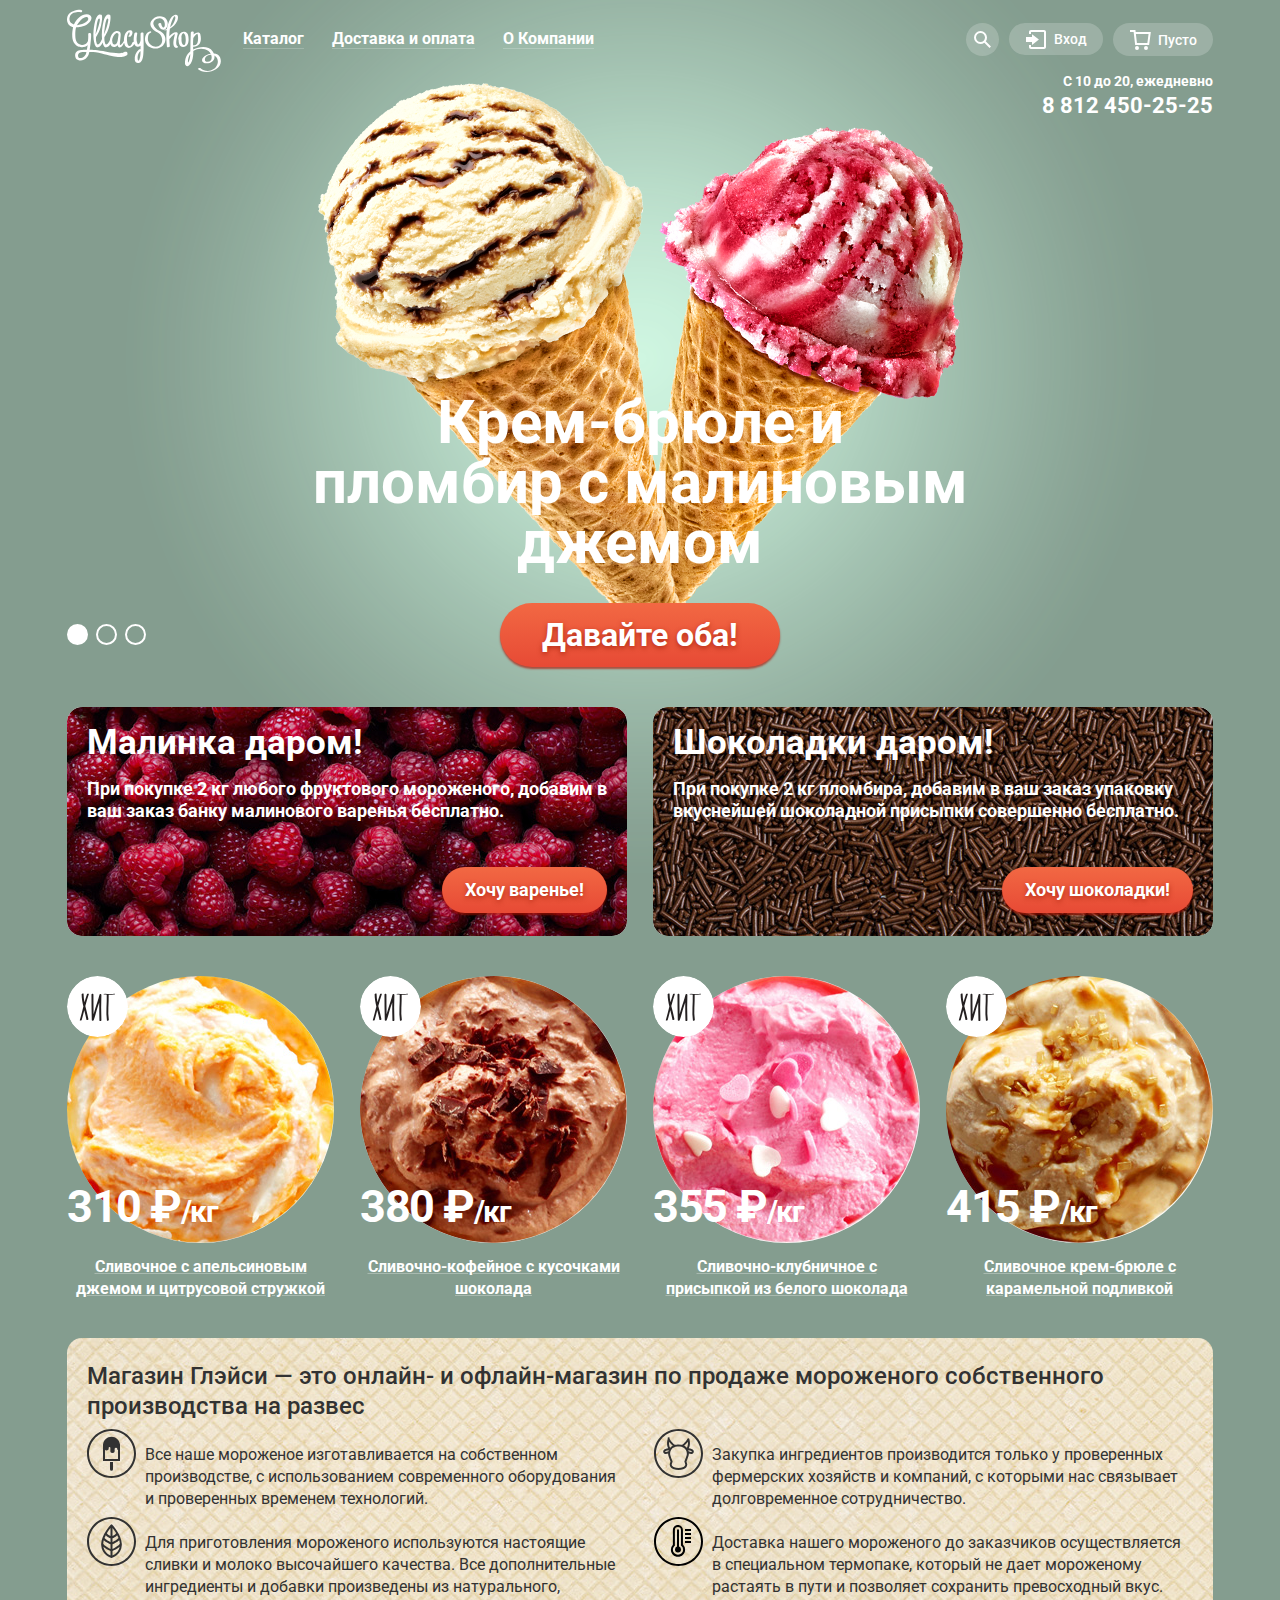
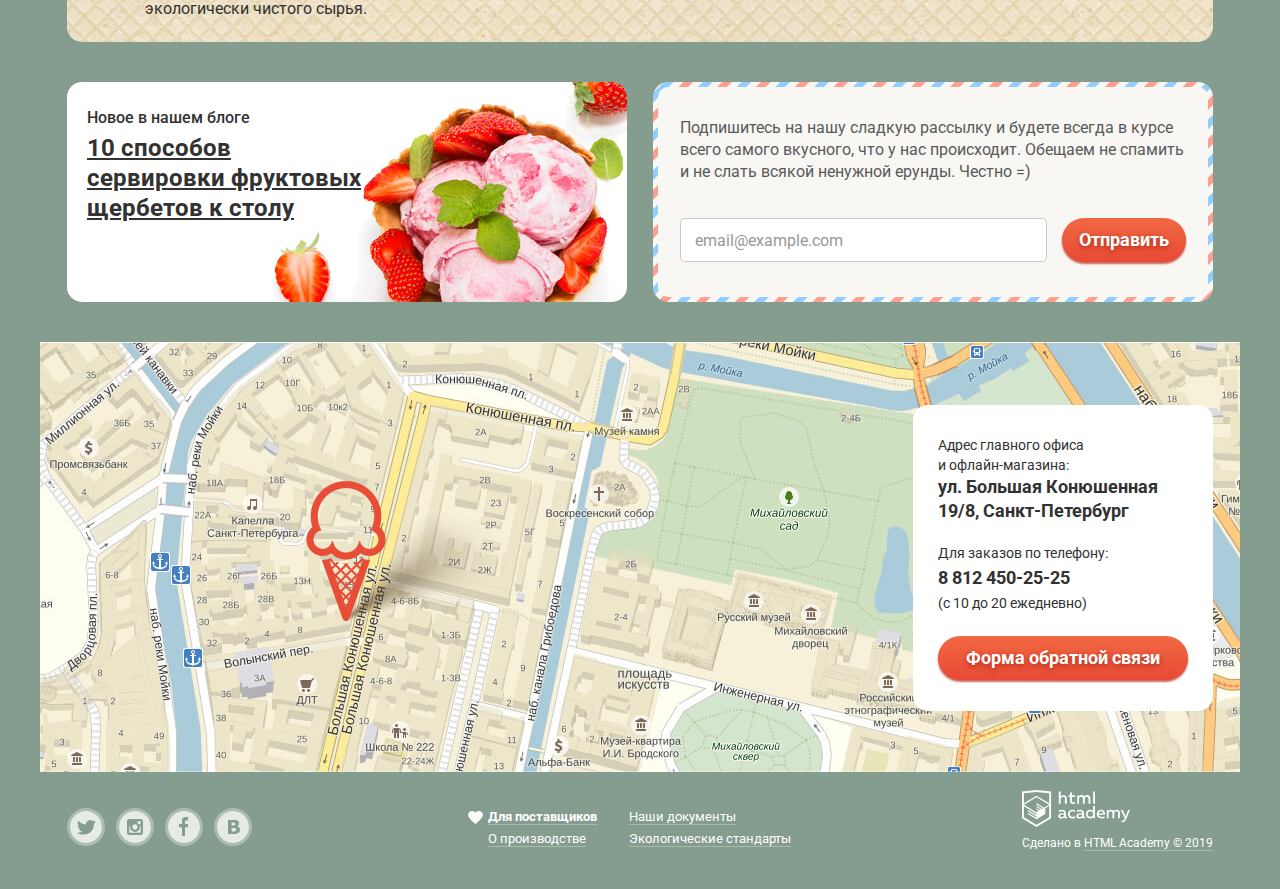
<file: index.html>
<!DOCTYPE html>
<html lang="ru">
  <head>
    <meta charset="utf-8">
    <title>HTML Academy: Глейси</title>
    <link href="https://fonts.googleapis.com/css?family=Roboto:400,500,700&display=swap&subset=cyrillic" rel="stylesheet">
    <link rel="stylesheet" href="css/normalize.min.css">
    <link rel="stylesheet" href="css/style.css">
  </head>
  <body class="slider-1">
    <header class="page-header">
      <div class="page-header__wrapper">
        <div class="page-header__nav-wrapper">
          <a class="page-header__nav-logo">
            <img src="img/logo.svg" width="154" height="64" alt="Логотип магазина мороженого - Gllacy">
          </a>
          <nav class="page-header__nav">
            <ul class="page-header__nav-list">
              <li class="page-header__nav-item">
                <a class="page-header__nav-link" href="#">Каталог</a>
                <ul class="page-header__nav-sub-list">
                  <li class="page-header__nav-sub-item">
                    <a href="#">Новинки</a>
                  </li>
                  <li class="page-header__nav-sub-item">
                    <a href="catalog.html">Сливочное</a>
                  </li>
                  <li class="page-header__nav-sub-item">
                    <a href="#">Щербеты</a>
                  </li>
                  <li class="page-header__nav-sub-item">
                    <a href="#">Фруктовый лед</a>
                  </li>
                  <li class="page-header__nav-sub-item">
                    <a href="#">Мелорин</a>
                  </li>
                </ul>
              </li>
              <li class="page-header__nav-item">
                <a class="page-header__nav-link" href="#">Доставка и оплата</a>
              </li>
              <li class="page-header__nav-item">
                <a class="page-header__nav-link" href="#">О Компании</a>
              </li>
            </ul>
          </nav>
        </div>
        <ul class="page-header__user-list">
          <li class="page-header__user-item page-header__user-item--search">
            <a class="page-header__user-item-link page-header__user-item-link--icon-only" href="#">
              <svg fill="#FFF" xmlns="http://www.w3.org/2000/svg" xmlns:xlink="http://www.w3.org/1999/xlink" width="17" height="17" viewBox="0 0 17 17">
                <path d="M16.958 15.527L11.75 10.32A6.455 6.455 0 0 0 13 6.5 6.5 6.5 0 1 0 6.5 13a6.465 6.465 0 0 0 3.839-1.263l5.205 5.204 1.414-1.414zM6.5 11C4.019 11 2 8.981 2 6.5S4.019 2 6.5 2 11 4.019 11 6.5 8.981 11 6.5 11z"></path>
              </svg>
              <span class="visually-hidden">Поиск</span>
            </a>
            <form class="page-header__search-form" method="post" action="https://echo.htmlacademy.ru">
              <label>
                <input type="search" name="site-search" placeholder="Крем-брюле">
                <span class="visually-hidden">Поиск по нашему сайту</span>
              </label>
              <button class="visually-hidden" tabindex="-1">Отправить форму</button>
            </form>
          </li>
          <li class="page-header__user-item page-header__user-item--login">
            <a class="page-header__user-item-link" href="#">
              <svg fill="#FFF" xmlns="http://www.w3.org/2000/svg" xmlns:xlink="http://www.w3.org/1999/xlink" width="21" height="19" viewBox="0 0 21 19">
                <path d="M6 14.875L12.917 9.5 6 4.125v2.917H-.042v4.917H6z"/>
                <path d="M18 0H5C3.9 0 3 .9 3 2v2h2V2h13v15H5v-2H3v2c0 1.1.9 2 2 2h13c1.1 0 2-.9 2-2V2c0-1.1-.9-2-2-2z"/>
              </svg>                
              Вход
            </a>
            <form  class="page-header__form-login" method="post" action="https://echo.htmlacademy.ru">
              <label>
                <input type="email" name="signin-login" placeholder="email@example.com">
                <span class="visually-hidden">Логин</span>
              </label>
              <label>
                <input type="password" name="signin-password" placeholder="••••••••">
                <span class="visually-hidden">Пароль</span>
              </label>
              <div class="page-header__form-login-buttons">
                <button class="page-header__form-login-button button" type="submit">Войти</button>
                <p class="page-header__form-login-links">
                  <a class="page-header__form-login-link" href="#">Забыли пароль?</a>
                  <a class="page-header__form-login-link" href="#">Новая регистрация</a>
                </p>
              </div>
            </form>
          </li>
          <li class="page-header__user-item page-header__user-item--basket">
            <a class="page-header__user-item-link" href="#">
              <svg fill="#FFF" xmlns="http://www.w3.org/2000/svg" width="21" height="20" viewBox="0 0 21 20">
                <path d="M5.657 2.031L5.422 0H0v2h3.64l1.5 13h13.988l1.699-12.969H5.657zM17.372 13H6.922L5.888 4.031h12.66L17.372 13z"/>
                <circle cx="6.984" cy="18" r="2"/><circle cx="15.984" cy="18" r="2"/>
              </svg>
              Пусто
            </a>
          </li>
        </ul>
      </div>
      <p class="page-header__schedule">
        С 10 до 20, ежедневно
        <a href="tel:+88124502525">8 812 450-25-25</a>
      </p>
    </header>
    <main>
      <h1 class="visually-hidden">Магазина мороженого - Gllacy</h1>
      <section class="offers">
        <h2 class="visually-hidden">Виды мороженого которое у нас можно купить</h2>
        <ul class="offers__slider-list">
          <li class="offers__slider-item offers__slider-item--one">
            <b>Крем-брюле и пломбир с малиновым джемом</b>
            <a class="button" href="#">Давайте оба!</a>
          </li>
          <li class="offers__slider-item offers__slider-item--two">
            <b>Шоколадный пломбир и лимонный сорбет</b>
            <a class="button" href="#">Давайте оба!</a>
          </li>
          <li class="offers__slider-item offers__slider-item--three">
            <b>Пломбир с помадкой<br>и клубничный щербет</b>
            <a class="button" href="#">Давайте оба!</a>
          </li>
        </ul>
        <ul class="offers__slider-controls">
          <li>
            <button class="offers__slider-control offers__slider-control--active" type="button">
              <span class="visually-hidden">Первый слайд</span>
            </button>
          </li>
          <li>
            <button class="offers__slider-control" type="button">
              <span class="visually-hidden">Второй слайд</span>
            </button>
          </li>
          <li>
            <button class="offers__slider-control" type="button">
              <span class="visually-hidden">Третий слайд</span>
            </button>
          </li>
        </ul>
      </section>
      <section class="stocks">
        <h2 class="visually-hidden">Акции нашего магазина</h2>
        <ul class="stocks__list">
          <li class="stocks__item stocks__item--raspberries">
            <h3>Малинка даром!</h3>
            <p>При покупке 2 кг любого фруктового мороженого, добавим в ваш заказ банку малинового варенья бесплатно.</p>
            <a class="button" href="#">Хочу варенье!</a>
          </li>
          <li class="stocks__item stocks__item--chocolate">
            <h3>Шоколадки даром!</h3>
            <p>При покупке 2 кг пломбира, добавим в ваш заказ упаковку вкуснейшей шоколадной присыпки совершенно бесплатно.</p>
            <a class="button" href="#">Хочу шоколадки!</a>
          </li>
        </ul>
      </section>
      <section class="hits">
        <h2 class="visually-hidden">Хиты продаж</h2>
        <ul class="hits__list icecream__list">
          <li class="icecream__item">
            <article>
              <p class="icecream__item-img-wrapper icecream__item-img-wrapper--hit">
                <img src="img/picture-icecream1.jpg" width="267" height="267" alt="Сливочное с апельсиновым джемом и цитрусовой стружкой">
                <b class="icecream__item-price">310 &#8381;<span>/кг</span></b>
              </p>
              <a class="icecream__item-title" href="#">
                <h3>Сливочное с апельсиновым джемом и цитрусовой стружкой</h3>
              </a>
              <a class="button" href="#">Быстрый просмотр</a>
            </article>
          </li>
          <li class="icecream__item">
            <article>
              <p class="icecream__item-img-wrapper icecream__item-img-wrapper--hit">
                <img src="img/picture-icecream2.jpg" width="267" height="267" alt="Сливочное с кусочками черного шоколада">
                <b class="icecream__item-price">380 &#8381;<span>/кг</span></b>
              </p>
              <a class="icecream__item-title" href="#">
                <h3>Сливочно-кофейное с кусочками шоколада</h3>
              </a>
              <a class="button" href="#">Быстрый просмотр</a>
            </article>
          </li>
          <li class="icecream__item">
            <article>
              <p class="icecream__item-img-wrapper icecream__item-img-wrapper--hit">
                <img src="img/picture-icecream3.jpg" width="267" height="267" alt="Сливочно-клубничное с присыпкой из белого шоколада">
                <b class="icecream__item-price">355 &#8381;<span>/кг</span></b>
              </p>
              <a class="icecream__item-title" href="#">
                <h3>Сливочно-клубничное с присыпкой из белого шоколада</h3>
              </a>
              <a class="button" href="#">Быстрый просмотр</a>
            </article>
          </li>
          <li class="icecream__item">
            <article>
              <p class="icecream__item-img-wrapper icecream__item-img-wrapper--hit">
                <img src="img/picture-icecream4.jpg" width="267" height="267" alt="Сливочное крем-брюле с карамельной подливкой">
                <b class="icecream__item-price">415 &#8381;<span>/кг</span></b>
              </p>
              <a class="icecream__item-title" href="#">
                <h3>Сливочное крем-брюле с карамельной подливкой</h3>
              </a>
              <a class="button" href="#">Быстрый просмотр</a>
            </article>
          </li>
        </ul>
      </section>
      <section class="advantages">
        <h2 class="visually-hidden">Подробнее о нашем магазине</h2>
        <p class="advantages__text">Магазин Глэйси — это онлайн- и офлайн-магазин по продаже мороженого собственного производства на развес</p>
        <ul class="advantages__list">
          <li class="advantages__list-item advantages__list-item--icecream">Все наше мороженое изготавливается на собственном производстве, с использованием современного оборудования и проверенных временем технологий.</li>
          <li class="advantages__list-item advantages__list-item--cow">Закупка ингредиентов  производится только у проверенных фермерских хозяйств и компаний, с которыми нас связывает долговременное сотрудничество.</li>
          <li class="advantages__list-item advantages__list-item--leaf">Для приготовления мороженого используются настоящие сливки и молоко высочайшего качества. Все дополнительные ингредиенты и добавки произведены из натурального, экологически чистого сырья.</li>
          <li class="advantages__list-item advantages__list-item--thermometer">Доставка нашего мороженого до заказчиков осуществляется в специальном термопаке, который не дает мороженому растаять в пути и позволяет сохранить превосходный вкус.</li>
        </ul>
      </section>
    </main>
    <aside class="page-aside">
      <article class="main-article">
        <p>Новое в нашем блоге</p>
        <a href="#">
          <h2>10 способов сервировки фруктовых щербетов к столу</h2>
        </a>
      </article>
      <section class="mailing">
        <h2 class="visually-hidden">Подпишитесь на нас!</h2>
        <div class="mailing__wrapper">
          <p>Подпишитесь на нашу сладкую рассылку и будете всегда в курсе всего самого вкусного, что у нас происходит. Обещаем не спамить и не слать всякой ненужной ерунды. Честно =)</p>
          <form class="mailing__form" method="post" action="https://echo.htmlacademy.ru">
            <label>
              <input type="email" name="mailing" placeholder="email@example.com">
              <span class="visually-hidden">Емейл</span>
            </label>
            <button class="button" type="submit">Отправить</button>
          </form>
        </div>
      </section>
    </aside>
    <section class="map">
      <h2 class="visually-hidden">Как к нам добраться</h2>
      <address class="map__address">
        <p class="map__address-street">
          Адрес главного офиса<br>
          и офлайн-магазина:
          <b>
            ул. Большая Конюшенная
            19/8, Санкт-Петербург 
          </b>
        </p>
        <p class="map__address-number">
          Для заказов по телефону:
          <a href="tel:+88124502525">8 812 450-25-25</a>
          (с 10 до 20 ежедневно)
        </p>
        <a class="map__callback-button button" href="#">Форма обратной связи</a>
      </address>
      <iframe class="map__iframe-map" src="https://www.google.com/maps/embed?pb=!1m18!1m12!1m3!1d1998.5991043651586!2d30.320894616097!3d59.938794181876254!2m3!1f0!2f0!3f0!3m2!1i1024!2i768!4f13.1!3m3!1m2!1s0x4696310fca5ba729%3A0xea9c53d4493c879f!2z0JHQvtC70YzRiNCw0Y8g0JrQvtC90Y7RiNC10L3QvdCw0Y8g0YPQuy4sIDE5LCDQodCw0L3QutGCLdCf0LXRgtC10YDQsdGD0YDQsywg0KDQvtGB0YHQuNGPLCAxOTExODY!5e0!3m2!1sru!2sua!4v1583083344599!5m2!1sru!2sua" width="1200" height="430"></iframe>
      <p class="map__img-wrapper">
        <img src="img/picture-map.jpg" width="1200" height="430" alt="Адресс магазина: ул. Большая Конюшенная 19/8, Санкт-Петербург">
      </p>
    </section>
    <footer class="page-footer">
      <ul class="page-footer__social-list">
        <li class="page-footer__social-item">
          <a href="#">
            <span class="visually-hidden">На нашу страницу в твиттере</span>
            <svg fill="#FFF" xmlns="http://www.w3.org/2000/svg" width="32" height="32" viewBox="0 0 32 32" aria-hidden="true">
              <path d="M16 0C7.164 0 0 7.164 0 16c0 8.837 7.164 16 16 16 8.837 0 16-7.163 16-16 0-8.836-7.163-16-16-16zm7.944 12.809c-.251 6.516-3.463 10.832-10.992 10.702h-.486c-.447 0-4.543-.443-5.344-1.823 2.479.19 4.247-.406 5.12-1.136-1.048-.289-2.923-.461-3.251-2.848.384.104.618.221 1.299.113-1.307-.824-2.758-1.519-2.679-3.643.311.317 1.164.518 1.46.457-.768-.233-2.149-3.244-.974-4.781 1.984 1.79 4.075 3.482 7.804 3.643.227-2.214 1.24-3.699 3.168-4.325 1.84-.479 3.255.26 3.901 1.138.737-.224 1.453-.466 2.193-.685-.004.833-.569 1.463-.935 1.709.747.165 1.423-.475 1.423-.475-.184.963-1.094 1.725-1.707 1.954z"/>
            </svg>
          </a>
        </li>
        <li class="page-footer__social-item">
          <a href="#">
            <span class="visually-hidden">На нашу страницу в инстаграмме</span>
            <svg fill="#FFF" xmlns="http://www.w3.org/2000/svg" width="32" height="32" viewBox="0 0 32 32">
              <path d="M20.916 16a4.938 4.938 0 1 1-9.877 0c0-.394.051-.773.138-1.14h-.897v6.838h11.396V14.86h-.897c.086.367.137.746.137 1.14z"/>
              <path d="M15.978 18.659c1.466 0 2.659-1.193 2.659-2.659s-1.193-2.659-2.659-2.659c-1.466 0-2.659 1.193-2.659 2.659s1.192 2.659 2.659 2.659zM18.637 10.302h3.039v3.039h-3.039z"/>
              <path d="M16 0C7.164 0 0 7.164 0 16c0 8.837 7.164 16 16 16 8.837 0 16-7.163 16-16 0-8.836-7.163-16-16-16zm7.955 21.698a2.285 2.285 0 0 1-2.279 2.279H10.279A2.285 2.285 0 0 1 8 21.698V10.302a2.286 2.286 0 0 1 2.279-2.279h11.396a2.286 2.286 0 0 1 2.279 2.279v11.396z"/>
            </svg>
          </a>
        </li>
        <li class="page-footer__social-item">
          <a href="#" >
            <span class="visually-hidden">На нашу страницу в фейсбуке</span>
            <svg fill="#FFF" xmlns="http://www.w3.org/2000/svg" width="32" height="32" viewBox="0 0 32 32" aria-hidden="true">
              <path d="M16 0C7.164 0 0 7.163 0 16s7.164 16 16 16c8.837 0 16-7.164 16-16S24.837 0 16 0zm4.062 9.455h-3.021v3.444h3.021v3.445h-3.021v8.61H14.02v-8.61H11v-3.445h3.021V9.455c0-1.902 1.353-3.445 3.021-3.445h3.021v3.445z"/>
            </svg>
          </a>
        </li>
        <li class="page-footer__social-item">
          <a href="#">
            <span class="visually-hidden">На нашу страницу во вконтакте</span>
            <svg fill="#ffffff" xmlns="http://www.w3.org/2000/svg" width="32" height="32" viewBox="0 0 32 32" aria-hidden="true">
              <path d="M16.637 14.495c.402-.019.719-.082.951-.188.326-.145.54-.33.641-.559.101-.229.15-.496.15-.797 0-.232-.058-.465-.174-.697-.116-.232-.322-.405-.617-.517-.264-.1-.592-.155-.984-.165a76.242 76.242 0 0 0-1.652-.014h-.339v2.965h.565c.571 0 1.057-.009 1.459-.028zM18.118 17.084c-.282-.081-.672-.125-1.166-.132a127.97 127.97 0 0 0-1.55-.009h-.79v3.493h.264c1.014 0 1.74-.003 2.18-.009a3.2 3.2 0 0 0 1.212-.245c.377-.157.633-.364.774-.625s.214-.562.214-.9c0-.446-.088-.788-.261-1.03-.17-.241-.464-.423-.877-.543z"/>
              <path d="M16 0C7.164 0 0 7.164 0 16c0 8.837 7.164 16 16 16 8.837 0 16-7.163 16-16 0-8.836-7.163-16-16-16zm6.602 20.531a3.73 3.73 0 0 1-1.124 1.327c-.552.415-1.161.71-1.823.886s-1.501.264-2.519.264h-6.121V8.987h5.443c1.13 0 1.957.038 2.48.113a5.126 5.126 0 0 1 1.561.5c.533.27.929.632 1.189 1.087.26.455.392.975.392 1.558 0 .678-.179 1.278-.536 1.795-.358.518-.863.92-1.517 1.208v.075c.917.182 1.642.559 2.179 1.13.537.571.807 1.325.807 2.261 0 .678-.138 1.283-.411 1.817z"/>
            </svg>
          </a>
        </li>
      </ul>
      <ul class="page-footer__contact-list">
        <li class="page-footer__contact-item">
          <ul class="page-footer__production-list">
            <li class="page-footer__production-item page-footer__production-item--heart">
              <a class="page-footer__production-item-link" href="#">
                <svg fill="#ffffff" width="15" height="13" viewBox="0 0 15 13">
                  <path d="M10.799 0c-1.35 0-2.551.65-3.3 1.661A4.097 4.097 0 0 0 4.199 0C1.875 0 0 1.806 0 4.044 0 7.223 7.499 13 7.499 13s7.499-5.777 7.499-8.956C14.998 1.806 13.123 0 10.799 0z"></path>
                </svg>
                Для поставщиков
              </a>
            </li>
            <li class="page-footer__production-item">
              <a class="page-footer__production-item-link" href="#">О производстве</a>
            </li>
          </ul>
        </li>
        <li class="page-footer__contact-item">
          <ul class="page-footer__document-list">
            <li class="page-footer__document-item">
              <a class="page-footer__document-item-link" href="#">Наши документы</a>
            </li>
            <li class="page-footer__document-item">
              <a class="page-footer__document-item-link" href="#">Экологические стандарты</a>
            </li>
          </ul>
        </li>
      </ul>
      <p class="page-footer__copyright">
        <img src="img/logo-htmlacademy.svg" width="108" height="39" alt="Логотип HTMLAcademy">
        <small>Сделано в <a href="https://htmlacademy.ru/intensive/htmlcss">HTML Academy &#169; 2019</a></small>
      </p>
    </footer>
    <div class="modal" hidden>
      <section class="callback-popup">
        <h2 class="callback-popup__title">Мы обязательно вам ответим!</h2>
        <form class="callback-popup__form" name="callback-popup__form" method="post" action="https://echo.htmlacademy.ru">
          <label class="callback-popup__form-name">
            <input type="text" name="feedback-name" placeholder="Имя Фамилия">
            <span class="visually-hidden">Имя Фамилия</span>
          </label>
          <label class="callback-popup__form-mail">
            <input type="email" name="feedback-email" placeholder="email@example.com">
            <span class="visually-hidden">Емейл</span>
          </label>
          <label class="callback-popup__form-text">
            <textarea name="feedback-text" placeholder="В свободной форме"></textarea>
            <span class="visually-hidden">Письмо в свободной форме</span>
          </label>
          <button class="button" type="submit">Отправить</button>
        </form>
        <button class="callback-popup__close-button" type="button">
          <span class="visually-hidden">Закрыть модальное окно</span>
        </button>
      </section>
    </div>
    <script src="js/scripts.min.js"></script>
  </body>
</html>
</file>
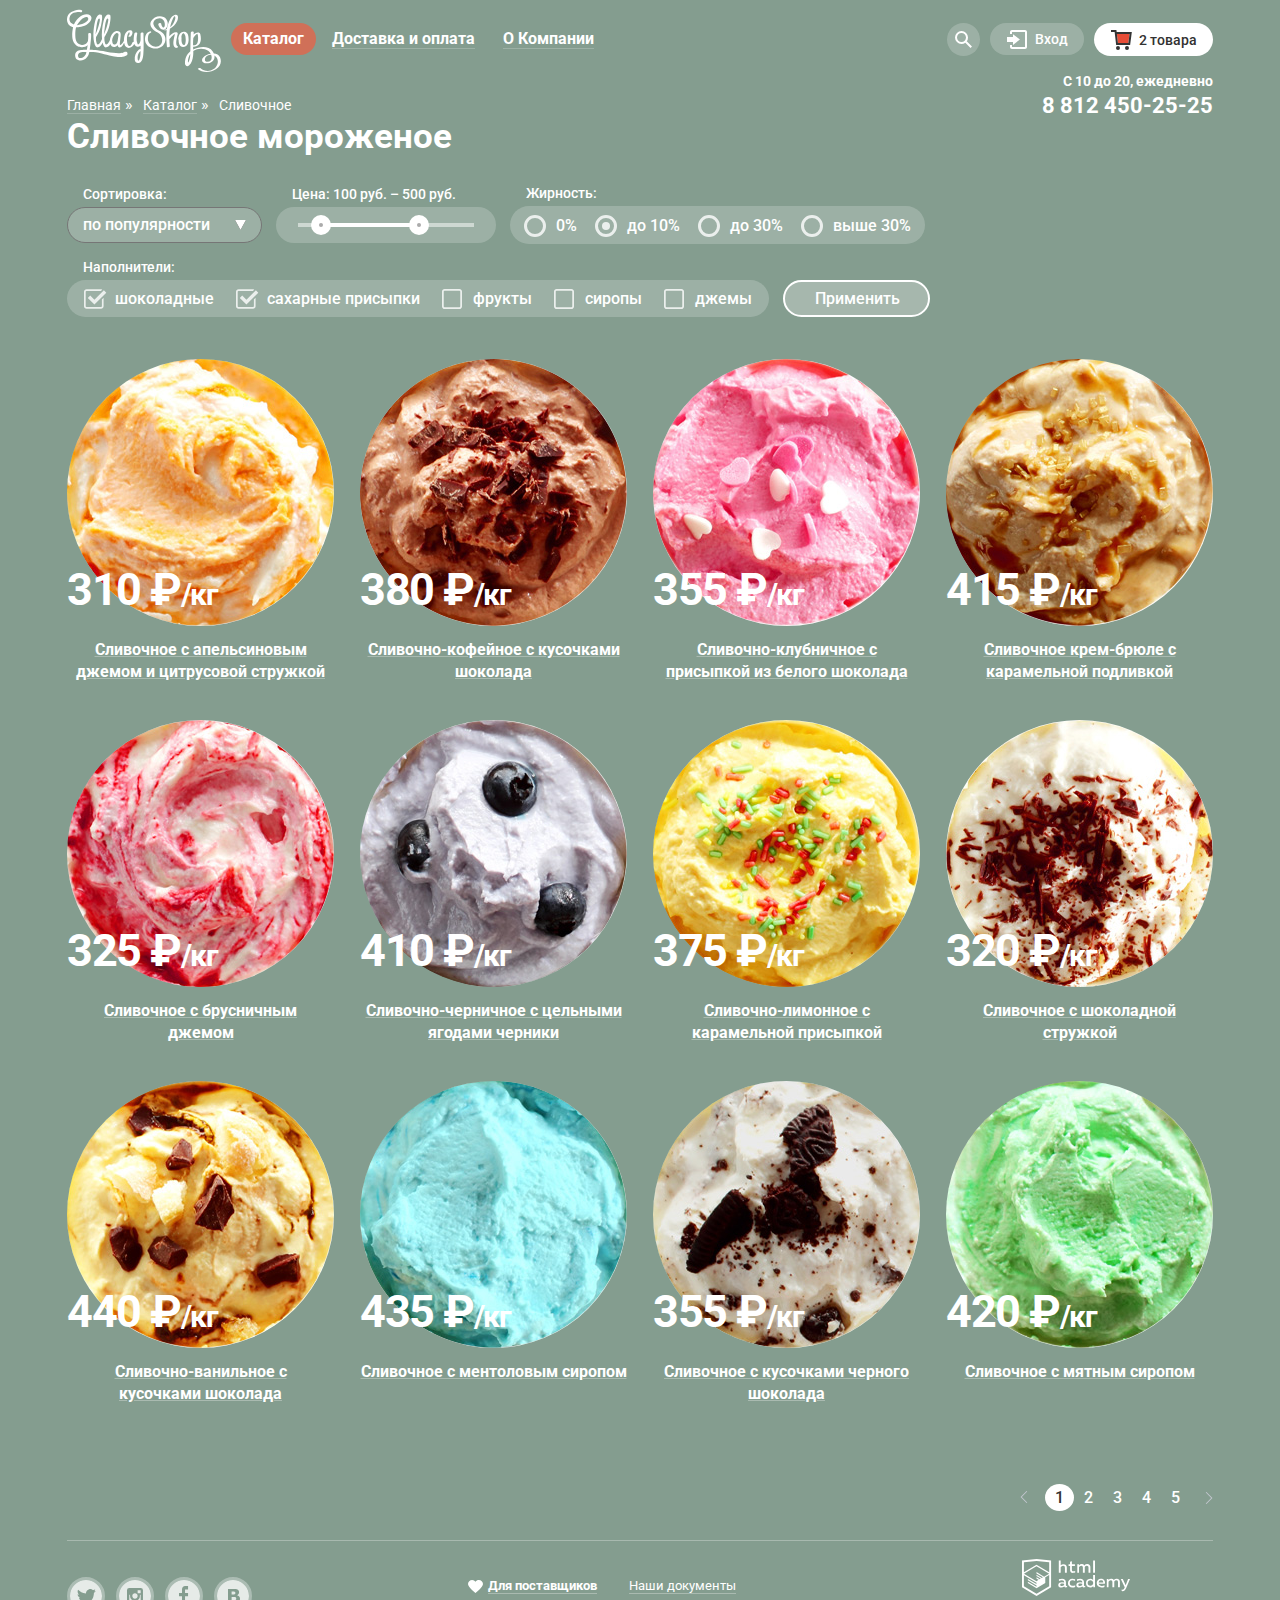
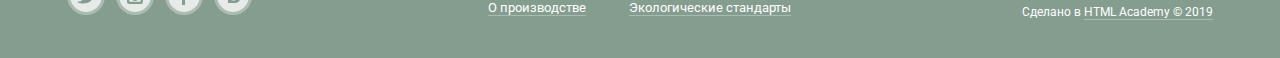
<file: catalog.html>
<!DOCTYPE html>
<html lang="ru">
  <head>
    <meta charset="utf-8">
    <title>HTML Academy: Глейси</title>
    <link href="https://fonts.googleapis.com/css?family=Roboto:400,500,700&display=swap&subset=cyrillic" rel="stylesheet">
    <link rel="stylesheet" href="css/normalize.min.css">
    <link rel="stylesheet" href="css/style.min.css">
  </head>
  <body>
    <header class="page-header">
      <div class="page-header__wrapper">
        <div class="page-header__nav-wrapper">
          <a class="page-header__nav-logo" href="index.html">
            <img src="img/logo.svg" width="154" height="64" alt="Логотип магазина мороженого - Gllacy">
          </a>
          <nav class="page-header__nav">
            <ul class="page-header__nav-list">
              <li class="page-header__nav-item page-header__nav-item--active">
                <a class="page-header__nav-link" href="#">Каталог</a>
                <ul class="page-header__nav-sub-list">
                  <li class="page-header__nav-sub-item">
                    <a href="#">Новинки</a>
                  </li>
                  <li class="page-header__nav-sub-item page-header__nav-sub-item--active">
                    <a>Сливочное</a>
                  </li>
                  <li class="page-header__nav-sub-item">
                    <a href="#">Щербеты</a>
                  </li>
                  <li class="page-header__nav-sub-item">
                    <a href="#">Фруктовый лед</a>
                  </li>
                  <li class="page-header__nav-sub-item">
                    <a href="#">Мелорин</a>
                  </li>
                </ul>
              </li>
              <li class="page-header__nav-item">
                <a class="page-header__nav-link" href="#">Доставка и оплата</a>
              </li>
              <li class="page-header__nav-item">
                <a class="page-header__nav-link" href="#">О Компании</a>
              </li>
            </ul>
          </nav>
        </div>
        <ul class="page-header__user-list">
          <li class="page-header__user-item page-header__user-item--search">
            <a class="page-header__user-item-link page-header__user-item-link--icon-only" href="#">
              <svg fill="#FFF" xmlns="http://www.w3.org/2000/svg" xmlns:xlink="http://www.w3.org/1999/xlink" width="17" height="17" viewBox="0 0 17 17">
                <path d="M16.958 15.527L11.75 10.32A6.455 6.455 0 0 0 13 6.5 6.5 6.5 0 1 0 6.5 13a6.465 6.465 0 0 0 3.839-1.263l5.205 5.204 1.414-1.414zM6.5 11C4.019 11 2 8.981 2 6.5S4.019 2 6.5 2 11 4.019 11 6.5 8.981 11 6.5 11z"></path>
              </svg>
              <span class="visually-hidden">
                Поиск
              </span>
            </a>
            <form class="page-header__search-form" method="post" action="https://echo.htmlacademy.ru">
              <label>
                <input type="search" name="site-search" placeholder="Крем-брюле">
                <span class="visually-hidden">Поиск по нашему сайту</span>
              </label>
              <button class="visually-hidden" tabindex="-1">Отправить форму</button>
            </form>
          </li>
          <li class="page-header__user-item page-header__user-item--login">
            <a class="page-header__user-item-link" href="#">
              <svg fill="#FFF" xmlns="http://www.w3.org/2000/svg" xmlns:xlink="http://www.w3.org/1999/xlink" width="21" height="19" viewBox="0 0 21 19">
                <path d="M6 14.875L12.917 9.5 6 4.125v2.917H-.042v4.917H6z"/>
                <path d="M18 0H5C3.9 0 3 .9 3 2v2h2V2h13v15H5v-2H3v2c0 1.1.9 2 2 2h13c1.1 0 2-.9 2-2V2c0-1.1-.9-2-2-2z"/>
              </svg>                
              Вход
            </a>
            <form  class="page-header__form-login" method="post" action="https://echo.htmlacademy.ru">
              <label>
                <input type="email" name="signin-login" placeholder="email@example.com">
                <span class="visually-hidden">Логин</span>
              </label>
              <label>
                <input type="password" name="signin-password">
                <span class="visually-hidden">Пароль</span>
              </label>
              <div class="page-header__form-login-buttons">
                <button class="page-header__form-login-button button" type="submit">Войти</button>
                <p class="page-header__form-login-links">
                  <a class="page-header__form-login-link" href="#">Забыли пароль?</a>
                  <a class="page-header__form-login-link" href="#">Новая регистрация</a>
                </p>
              </div>
            </form>
          </li>
          <li class="page-header__user-item page-header__user-item--active page-header__user-item--basket">
            <a class="page-header__user-item-link" href="#">
              <svg xmlns="http://www.w3.org/2000/svg" width="21" height="20" viewBox="0 0 21 20">
                <path fill="#E84D37" d="M5.888 4.031L6.922 13h10.45l1.176-8.969z"/>
                <circle cx="6.984" cy="18" r="2" fill="#343434"/>
                <circle cx="15.984" cy="18" r="2" fill="#343434"/>
                <path fill="#343434" d="M5.657 2.031L5.422 0H0v2h3.64l1.5 13h13.988l1.699-12.969H5.657zM17.372 13H6.922L5.888 4.031h12.66L17.372 13z"/>
            </svg>
              2 товара
            </a>
            <form class="page-header__form-basket" method="post" action="https://echo.htmlacademy.ru">
              <table class="page-header__basket-table">
                <thead class="visually-hidden">
                  <tr>
                    <th>
                      <span class="visually-hidden">
                        Действия
                      </span>
                    </th>
                    <th>
                      <span class="visually-hidden">
                        Мороженое
                      </span>
                    </th>
                    <th>
                      <span class="visually-hidden">
                        Количество
                      </span>
                    </th>
                    <th>
                      <span class="visually-hidden">
                        Цена
                      </span>
                    </th>
                  </tr>
                </thead>
                <tbody>
                  <tr>
                    <td class="page-header__basket-control">
                      <button class="page-header__basket-cancel" type="button">
                        <span class="visually-hidden">Убрать из корзины</span>
                      </button>
                    </td>
                    <td class="page-header__basket-desc">
                      <p class="page-header__basket-img-wrapper">
                        <img src="img/picture-basket-icecream1.jpg" width="33" height="33" alt="">
                        <span>
                          Пломбир с апельсиновым джемом
                        </span>
                      </p>
                    </td>
                    <td class="page-header__basket-quality">
                      1,5 кг &#215; <span>200 руб</span>
                    </td>
                    <td class="page-header__basket-price">
                      300 руб.
                    </td>
                  </tr>
                  <tr>
                    <td class="page-header__basket-control">
                      <button class="page-header__basket-cancel" type="button">
                        <span class="visually-hidden">Убрать из корзины</span>
                      </button>
                    </td>
                    <td class="page-header__basket-desc">
                      <p class="page-header__basket-img-wrapper">
                        <img src="img/picture-basket-icecream2.jpg" width="33" height="33" alt="">
                        <span>
                          Клубничный пломбир с присыпкой из белого шоколада
                        </span>
                      </p>
                    </td>
                    <td class="page-header__basket-quality">
                      1,5 кг &#215; <span>300 руб</span>
                    </td>
                    <td class="page-header__basket-price">
                      450 руб.
                    </td>
                  </tr>
                </tbody>
              </table>
              <b class="page-header__form-basket-output">Итого: <output name="order-price">750</output> руб.</b>
              <button class="button" type="submit">Оформить заказ</button>
            </form>
          </li>
        </ul>
      </div>
      <p class="page-header__schedule">
        С 10 до 20, ежедневно
        <a href="tel:+88124502525">8 812 450-25-25</a>
      </p>
    </header>
    <main>
      <ul class="breadcrumbs-list">
        <li class="breadcrumbs-list__item">
          <a href="index.html">Главная</a>
        </li>
        <li class="breadcrumbs-list__item">
          <a href="#">Каталог</a>
        </li>
        <li class="breadcrumbs-list__item breadcrumbs-list__item--active">
          <a>Сливочное</a>
        </li>
      </ul>
      <h1 class="main-title">Сливочное мороженое</h1>
      <section class="filter">
        <h2 class="visually-hidden">Сортировка и фильтр мороженого</h2>
        <form class="filter__form" method="post" action="https://echo.htmlacademy.ru">
          <fieldset class="filter__sort">
            <legend>Сортировка:</legend>
            <select name="filter-sort">
              <option value="by-rating">по популярности</option>
              <option value="inexpensive-first">сначала недорогие</option>
              <option value="expensive-first">сначала дорогие</option>
              <option value="by-fat">по жирности</option>
            </select>
          </fieldset>
          <fieldset class="filter__price">
            <legend>
              Цена:
              <label class="filter__price-output">
                <input type="text" name="filter-price-min" value="100" />
                <span class="visually-hidden">
                  Минимальная цена
                </span>
              </label>
              руб. –
              <label class="filter__price-output">
                <input type="text" name="filter-price-max" value="500" />
                <span class="visually-hidden">
                  Максимальная цена
                </span>
              </label>
              руб.
            </legend>
            <div class="filter__price-controls">
              <div class="filter__price-progress">
                <div class="filter__price-progress-bar"></div>
              </div>
              <span class="filter__price-control filter__price-control--min">
                <span class="visually-hidden">Минимальная цена</span>
              </span>
              <span class="filter__price-control filter__price-control--max">
                <span class="visually-hidden">Максимальная цена</span>
              </span>
            </div>
          </fieldset>
          <fieldset class="filter__fat">
            <legend>Жирность:</legend>
            <ul class="filter__fat-list">
              <li>
                <input id="filter-fat-0" class="filter__fat-list-radio visually-hidden" type="radio" name="filter-fat" value="filter-fat-0">
                <label for="filter-fat-0">
                  0%
                </label>
              </li>
              <li>
                <input id="filter-fat-b10" class="filter__fat-list-radio visually-hidden" type="radio" name="filter-fat" value="filter-fat-b10" checked>
                <label for="filter-fat-b10">
                  до 10%
                </label>
              </li>
              <li>
                <input id="filter-fat-b30" class="filter__fat-list-radio visually-hidden" type="radio" name="filter-fat" value="filter-fat-b30">
                <label for="filter-fat-b30">
                  до 30%
                </label>
              </li>
              <li>
                <input id="filter-fat-a30" class="filter__fat-list-radio visually-hidden" type="radio" name="filter-fat" value="filter-fat-a30">
                <label for="filter-fat-a30">
                  выше 30%
                </label>
              </li>
            </ul>
          </fieldset>
          <fieldset class="filter__fill">
            <legend>Наполнители:</legend>
            <ul class="filter__fill-list">
              <li>
                <input id="filter-fill-chocolate" class="filter__fill-list-checkbox visually-hidden" type="checkbox" name="filter-fill-chocolate" checked>
                <label for="filter-fill-chocolate">
                  шоколадные
                </label>
              </li>
              <li>
                <input id="filter-fill-sugar" class="filter__fill-list-checkbox visually-hidden" type="checkbox" name="filter-fill-sugar" checked>
                <label for="filter-fill-sugar">
                  сахарные присыпки
                </label>
              </li>
              <li>
                <input id="filter-fill-fruit" class="filter__fill-list-checkbox visually-hidden" type="checkbox" name="filter-fill-fruit">
                <label for="filter-fill-fruit">
                  фрукты
                </label>
              </li>
              <li>
                <input id="filter-fill-syrup" class="filter__fill-list-checkbox visually-hidden" type="checkbox" name="filter-fill-syrup">
                <label for="filter-fill-syrup">
                  сиропы
                </label>
              </li>
              <li>
                <input id="filter-fill-jam" class="filter__fill-list-checkbox visually-hidden" type="checkbox" name="filter-fill-jam">
                <label for="filter-fill-jam">
                  джемы
                </label>
              </li>
            </ul>
          </fieldset>
          <button class="filter__submit-button" type="submit">Применить</button>
        </form>
      </section>
      <section class="catalog">
        <h2 class="visually-hidden">Сорта сливочного мороженого</h2>
        <ul class="catalog__list icecream__list">
          <li class="icecream__item">
            <article>
              <p class="icecream__item-img-wrapper">
                <img src="img/picture-icecream1.jpg" width="267" height="267" alt="Сливочное с апельсиновым джемом и цитрусовой стружкой">
                <b class="icecream__item-price">310 &#8381;<span>/кг</span></b>
              </p>
              <a class="icecream__item-title" href="#">
                <h3>Сливочное с апельсиновым джемом и цитрусовой стружкой</h3>
              </a>
              <a class="button" href="#">Быстрый просмотр</a>
            </article>
          </li>
          <li class="icecream__item">
            <article>
              <p class="icecream__item-img-wrapper">
                <img src="img/picture-icecream2.jpg" width="267" height="267" alt="Сливочно-кофейное с кусочками шоколада">
                <b class="icecream__item-price">380 &#8381;<span>/кг</span></b>
              </p>
              <a class="icecream__item-title" href="#">
                <h3>Сливочно-кофейное с кусочками шоколада</h3>
              </a>
              <a class="button" href="#">Быстрый просмотр</a>
            </article>
          </li>
          <li class="icecream__item">
            <article>
              <p class="icecream__item-img-wrapper">
                <img src="img/picture-icecream3.jpg" width="267" height="267" alt="Сливочно-клубничное с присыпкой из белого шоколада">
                <b class="icecream__item-price">355 &#8381;<span>/кг</span></b>
              </p>
              <a class="icecream__item-title" href="#">
                <h3>Сливочно-клубничное с присыпкой из белого шоколада</h3>
              </a>
              <a class="button" href="#">Быстрый просмотр</a>
            </article>
          </li>
          <li class="icecream__item">
            <article>
              <p class="icecream__item-img-wrapper">
                <img src="img/picture-icecream4.jpg" width="267" height="267" alt="Сливочное крем-брюле с карамельной подливкой">
                <b class="icecream__item-price">415 &#8381;<span>/кг</span></b>
              </p>
              <a class="icecream__item-title" href="#">
                <h3>Сливочное крем-брюле с карамельной подливкой</h3>
              </a>
              <a class="button" href="#">Быстрый просмотр</a>
            </article>
          </li>
          <li class="icecream__item">
            <article >
              <p class="icecream__item-img-wrapper">
                <img src="img/picture-icecream5.jpg" width="267" height="267" alt="Сливочное с брусничным джемом">
                <b class="icecream__item-price">325 &#8381;<span>/кг</span></b>
              </p>
              <a class="icecream__item-title" href="#">
                <h3>Сливочное с брусничным<br> джемом</h3>
              </a>
              <a class="button" href="#">Быстрый просмотр</a>
            </article>
          </li>
          <li class="icecream__item">
            <article >
              <p class="icecream__item-img-wrapper">
                <img src="img/picture-icecream6.jpg" width="267" height="267" alt="Сливочно-черничное с цельными ягодами черники">
                <b class="icecream__item-price">410 &#8381;<span>/кг</span></b>
              </p>
              <a class="icecream__item-title" href="#">
                <h3>Сливочно-черничное с цельными ягодами черники</h3>
              </a>
              <a class="button" href="#">Быстрый просмотр</a>
            </article>
          </li>
          <li class="icecream__item">
            <article>
              <p class="icecream__item-img-wrapper">
                <img src="img/picture-icecream7.jpg" width="267" height="267" alt="Сливочно-лимонное с карамельной присыпкой">
                <b class="icecream__item-price">375 &#8381;<span>/кг</span></b>
              </p>
              <a class="icecream__item-title" href="#">
                <h3>Сливочно-лимонное с карамельной присыпкой</h3>
              </a>
              <a class="button" href="#">Быстрый просмотр</a>
            </article>
          </li>
          <li class="icecream__item">
            <article>
              <p class="icecream__item-img-wrapper">
                <img src="img/picture-icecream8.jpg" width="267" height="267" alt="Сливочное с шоколадной стружкой">
                <b class="icecream__item-price">320 &#8381;<span>/кг</span></b>
              </p>
              <a class="icecream__item-title" href="#">
                <h3>Сливочное с шоколадной стружкой</h3>
              </a>
              <a class="button" href="#">Быстрый просмотр</a>
            </article>
          </li>
          <li class="icecream__item">
            <article>
              <p class="icecream__item-img-wrapper">
                <img src="img/picture-icecream9.jpg" width="267" height="267" alt="Сливочно-ванильное с кусочками шоколада">
                <b class="icecream__item-price">440 &#8381;<span>/кг</span></b>
              </p>
              <a class="icecream__item-title" href="#">
                <h3>Сливочно-ванильное с<br> кусочками шоколада</h3>
              </a>
              <a class="button" href="#">Быстрый просмотр</a>
            </article>
          </li>
          <li class="icecream__item">
            <article>
              <p class="icecream__item-img-wrapper">
                <img src="img/picture-icecream10.jpg" width="267" height="267" alt="Сливочноe с ментоловым сиропом">
                <b class="icecream__item-price">435 &#8381;<span>/кг</span></b>
              </p>
              <a class="icecream__item-title" href="#">
                <h3>Сливочноe с ментоловым сиропом</h3>
              </a>
              <a class="button" href="#">Быстрый просмотр</a>
            </article>
          </li>
          <li class="icecream__item">
            <article>
              <p class="icecream__item-img-wrapper">
                <img src="img/picture-icecream11.jpg" width="267" height="267" alt="Сливочное с кусочками черного шоколада">
                <b class="icecream__item-price">355 &#8381;<span>/кг</span></b>
              </p>
              <a class="icecream__item-title" href="#">
                <h3>Сливочное с кусочками черного шоколада</h3>
              </a>
              <a class="button" href="#">Быстрый просмотр</a>
            </article>
          </li>
          <li class="icecream__item">
            <article>
              <p class="icecream__item-img-wrapper">
                <img src="img/picture-icecream12.jpg" width="267" height="267" alt="Сливочное с мятным сиропом">
                <b class="icecream__item-price">420 &#8381;<span>/кг</span></b>
              </p>
              <a class="icecream__item-title" href="#">
                <h3>Сливочное с мятным сиропом</h3>
              </a>
              <a class="button" href="#">Быстрый просмотр</a>
            </article>
          </li>
        </ul>
        <ul class="catalog__pagination-list">
          <li class="catalog__pagination-item catalog__pagination-item--prev">
            <a>
              <span class="visually-hidden">Страницу назад</span>
            </a>
          </li>
          <li class="catalog__pagination-item catalog__pagination-item--active">
            <a href="#">1</a>
          </li>
          <li class="catalog__pagination-item">
            <a href="#">2</a>
          </li>
          <li class="catalog__pagination-item">
            <a href="#">3</a>
          </li>
          <li class="catalog__pagination-item">
            <a href="#">4</a>
          </li>
          <li class="catalog__pagination-item">
            <a href="#">5</a>
          </li>
          <li class="catalog__pagination-item catalog__pagination-item--next">
            <a href="#">
              <span class="visually-hidden">Страницу вперед</span>
            </a>
          </li>
        </ul>
      </section>
    </main>
    <footer class="page-footer">
      <ul class="page-footer__social-list">
        <li class="page-footer__social-item">
          <a href="#">
            <span class="visually-hidden">На нашу страницу в твиттере</span>
            <svg fill="#FFF" xmlns="http://www.w3.org/2000/svg" width="32" height="32" viewBox="0 0 32 32" aria-hidden="true">
              <path d="M16 0C7.164 0 0 7.164 0 16c0 8.837 7.164 16 16 16 8.837 0 16-7.163 16-16 0-8.836-7.163-16-16-16zm7.944 12.809c-.251 6.516-3.463 10.832-10.992 10.702h-.486c-.447 0-4.543-.443-5.344-1.823 2.479.19 4.247-.406 5.12-1.136-1.048-.289-2.923-.461-3.251-2.848.384.104.618.221 1.299.113-1.307-.824-2.758-1.519-2.679-3.643.311.317 1.164.518 1.46.457-.768-.233-2.149-3.244-.974-4.781 1.984 1.79 4.075 3.482 7.804 3.643.227-2.214 1.24-3.699 3.168-4.325 1.84-.479 3.255.26 3.901 1.138.737-.224 1.453-.466 2.193-.685-.004.833-.569 1.463-.935 1.709.747.165 1.423-.475 1.423-.475-.184.963-1.094 1.725-1.707 1.954z"/>
            </svg>
          </a>
        </li>
        <li class="page-footer__social-item">
          <a href="#">
            <span class="visually-hidden">На нашу страницу в инстаграмме</span>
            <svg fill="#FFF" xmlns="http://www.w3.org/2000/svg" width="32" height="32" viewBox="0 0 32 32">
              <path d="M20.916 16a4.938 4.938 0 1 1-9.877 0c0-.394.051-.773.138-1.14h-.897v6.838h11.396V14.86h-.897c.086.367.137.746.137 1.14z"/>
              <path d="M15.978 18.659c1.466 0 2.659-1.193 2.659-2.659s-1.193-2.659-2.659-2.659c-1.466 0-2.659 1.193-2.659 2.659s1.192 2.659 2.659 2.659zM18.637 10.302h3.039v3.039h-3.039z"/>
              <path d="M16 0C7.164 0 0 7.164 0 16c0 8.837 7.164 16 16 16 8.837 0 16-7.163 16-16 0-8.836-7.163-16-16-16zm7.955 21.698a2.285 2.285 0 0 1-2.279 2.279H10.279A2.285 2.285 0 0 1 8 21.698V10.302a2.286 2.286 0 0 1 2.279-2.279h11.396a2.286 2.286 0 0 1 2.279 2.279v11.396z"/>
            </svg>
          </a>
        </li>
        <li class="page-footer__social-item">
          <a href="#" >
            <span class="visually-hidden">На нашу страницу в фейсбуке</span>
            <svg fill="#FFF" xmlns="http://www.w3.org/2000/svg" width="32" height="32" viewBox="0 0 32 32" aria-hidden="true">
              <path d="M16 0C7.164 0 0 7.163 0 16s7.164 16 16 16c8.837 0 16-7.164 16-16S24.837 0 16 0zm4.062 9.455h-3.021v3.444h3.021v3.445h-3.021v8.61H14.02v-8.61H11v-3.445h3.021V9.455c0-1.902 1.353-3.445 3.021-3.445h3.021v3.445z"/>
            </svg>
          </a>
        </li>
        <li class="page-footer__social-item">
          <a href="#">
            <span class="visually-hidden">На нашу страницу во вконтакте</span>
            <svg fill="#ffffff" xmlns="http://www.w3.org/2000/svg" width="32" height="32" viewBox="0 0 32 32" aria-hidden="true">
              <path d="M16.637 14.495c.402-.019.719-.082.951-.188.326-.145.54-.33.641-.559.101-.229.15-.496.15-.797 0-.232-.058-.465-.174-.697-.116-.232-.322-.405-.617-.517-.264-.1-.592-.155-.984-.165a76.242 76.242 0 0 0-1.652-.014h-.339v2.965h.565c.571 0 1.057-.009 1.459-.028zM18.118 17.084c-.282-.081-.672-.125-1.166-.132a127.97 127.97 0 0 0-1.55-.009h-.79v3.493h.264c1.014 0 1.74-.003 2.18-.009a3.2 3.2 0 0 0 1.212-.245c.377-.157.633-.364.774-.625s.214-.562.214-.9c0-.446-.088-.788-.261-1.03-.17-.241-.464-.423-.877-.543z"/>
              <path d="M16 0C7.164 0 0 7.164 0 16c0 8.837 7.164 16 16 16 8.837 0 16-7.163 16-16 0-8.836-7.163-16-16-16zm6.602 20.531a3.73 3.73 0 0 1-1.124 1.327c-.552.415-1.161.71-1.823.886s-1.501.264-2.519.264h-6.121V8.987h5.443c1.13 0 1.957.038 2.48.113a5.126 5.126 0 0 1 1.561.5c.533.27.929.632 1.189 1.087.26.455.392.975.392 1.558 0 .678-.179 1.278-.536 1.795-.358.518-.863.92-1.517 1.208v.075c.917.182 1.642.559 2.179 1.13.537.571.807 1.325.807 2.261 0 .678-.138 1.283-.411 1.817z"/>
            </svg>
          </a>
        </li>
      </ul>
      <ul class="page-footer__contact-list">
        <li class="page-footer__contact-item">
          <ul class="page-footer__production-list">
            <li class="page-footer__production-item page-footer__production-item--heart">
              <a class="page-footer__production-item-link" href="#">
                <svg fill="#ffffff" width="15" height="13" viewBox="0 0 15 13">
                  <path d="M10.799 0c-1.35 0-2.551.65-3.3 1.661A4.097 4.097 0 0 0 4.199 0C1.875 0 0 1.806 0 4.044 0 7.223 7.499 13 7.499 13s7.499-5.777 7.499-8.956C14.998 1.806 13.123 0 10.799 0z"></path>
                </svg>
                Для поставщиков
              </a>
            </li>
            <li class="page-footer__production-item">
              <a class="page-footer__production-item-link" href="#">О производстве</a>
            </li>
          </ul>
        </li>
        <li class="page-footer__contact-item">
          <ul class="page-footer__document-list">
            <li class="page-footer__document-item">
              <a class="page-footer__document-item-link" href="#">Наши документы</a>
            </li>
            <li class="page-footer__document-item">
              <a class="page-footer__document-item-link" href="#">Экологические стандарты</a>
            </li>
          </ul>
        </li>
      </ul>
      <p class="page-footer__copyright">
        <img src="img/logo-htmlacademy.svg" width="108" height="39" alt="Логотип HTMLAcademy">
        <small>Сделано в <a href="https://htmlacademy.ru/intensive/htmlcss">HTML Academy &#169; 2019</a></small>
      </p>
    </footer>
  </body>
</html>
</file>
<file: css/style.css>
*,
*::before,
*::after {
  box-sizing: border-box;
}

body {
  margin: 0;
  padding: 0;

  font-family: "Roboto", "Arial", sans-serif;
  font-size: 16px;
  line-height: 22px;
  font-weight: 400;
  color: #ffffff;

  background-color: #849d8f;
  background-repeat: no-repeat;
  background-position: 50% 0px;

  transition: background-image 0.5s ease, background-color 0.5s ease;
}

a {
  text-decoration: none;
}

img {
  max-width: 100%;
}

body.slider-1 {
  background-color: #849d8f;
  background-image: url("../img/bg-slider-item--one.png");
}

body.slider-2 {
  background-color: #8996a6;
  background-image: url("../img/bg-slider-item--two.png");
}

body.slider-3 {
  background-color: #9d8b84;
  background-image: url("../img/bg-slider-item--three.png");
}

.visually-hidden {
  position: absolute;

  width: 1px;
  height: 1px;
  margin: -1px;
  border: 0;
  padding: 0;

  white-space: nowrap;

  overflow: hidden;

  clip: rect(0 0 0 0);
  clip-path: inset(100%);
}

.button {
  display: inline-block;

  font-family: inherit;
  font-size: 18px;
  line-height: 24px;
  font-weight: 700;
  white-space: nowrap;
  vertical-align: top;
  text-align: center;
  color: #ffffff;
  text-shadow: 0 2px 5px rgba(160, 32, 11, 0.76);

  background-color: #f26843;
  background-image: linear-gradient(to bottom, #f26843 0%, #e74a35 100%);

  border: 0;
  border-radius: 50px;

  box-shadow: 0px 2px 2px 0px rgba(172, 16, 0, 0.64);

  cursor: pointer;
}

.button:hover,
.button:focus {
  background-image: linear-gradient(to bottom, #f58669 0%, #ec6f5e 100%);

  box-shadow: 0 2px 2px rgba(172, 16, 0, 1);
}

.button:active {
  background-image: linear-gradient(to bottom, #d84732 0%, #e1613e 100%);

  box-shadow: inset 0px 2px 2px 0px rgba(172, 16, 0, 1);
}

.page-header {
  position: relative;

  width: 1200px;
  margin: 0 auto;
  padding: 9px 27px 0;
}

.page-header__wrapper {
  display: flex;
  justify-content: space-between;
  align-items: center;
}

.page-header__nav-wrapper {
  display: flex;

  align-items: center;
}

.page-header__nav-logo {
  margin-right: 10px;
}

.page-header__nav-logo img {
  display: block;
}

.page-header__nav-list {
  display: flex;
  flex-wrap: wrap;

  margin: 0;
  padding: 0;

  list-style: none;
}

.page-header__nav-item {
  position: relative;

  min-height: 37px;
  margin-right: 4px;
}

.page-header__nav-item--active .page-header__nav-link {
  margin: 0;
  padding: 7px 12px;

  color: #ffffff;

  background-color: #d07058;

  border-bottom: 0;
  border-radius: 20px;
}

.page-header__nav-item--active .page-header__nav-link:hover {
  color: #ffffff;
  
  background-color: #d07058;
}

.page-header__nav-item--active .page-header__nav-link:active {
  background-color: #d07058;
}


.page-header__nav-link {
  display: inline-block;
  
  margin: 7px 12px;

  vertical-align: top;
  color: #ffffff;
  line-height: 18px;
  font-weight: 700;

  border-bottom: 1px solid rgba(255, 255, 255, 0.2);
}

.page-header__nav-link:hover {
  margin: 0;
  padding: 7px 12px;

  color: #323232;
  font-weight: 700;

  background-color: #f7f6f3;

  border-bottom: 0;
  border-radius: 20px;
}

.page-header__nav-link:active {
  box-shadow: inset 0px 2px 1px 0px #696969;
}

.page-header__nav-item:hover .page-header__nav-sub-list {
  display: block;
}

.page-header__nav-sub-list {
  z-index: 1;
  position: absolute;
  top: 37px;
  left: -7px;

  display: none;
  flex-direction: column;

  margin: 0;
  padding: 0;

  list-style: none;

  background-color: #f8f7f4;

  border-radius: 5px;

  overflow: hidden;

  box-shadow: 0px 20px 20px 0px rgba(0, 0, 0, 0.4);
}

.page-header__nav-sub-item:first-child {
  position: relative;
}

.page-header__nav-sub-item:first-child::after {
  position: absolute;
  bottom: 0;
  right: 9px;
  left: 6px;

  content: "";
  height: 1px;

  background-color: #c2cec7;
}

.page-header__nav-sub-item a {
  display: inline-block;

  width: 100%;
  padding: 10px 20px 8px;

  vertical-align: top;
  white-space: nowrap;
  font-size: 14px;
  line-height: 16px;
  font-weight: 400;
  color: #323232;
}

.page-header__nav-sub-item--active a {
  background-color: #d07058;
}

.page-header__nav-sub-item a:hover {
  background-color: #fbded8;

  border-radius: 0;
}

.page-header__nav-sub-item a:active {
  background-color: #f6b5a5;
}

.page-header__nav-sub-item:first-child a {
  font-weight: 700;
}

.page-header__nav-sub-item--active a:hover {
  background-color: #d07058;
}

.page-header__user-list {
  display: flex;
  flex-wrap: wrap;
  align-items: center;

  margin: 0;
  padding: 0;

  list-style: none;
}

.page-header__user-item {
  position: relative;

  min-height: 37px;
  margin-right: 10px;
}

.page-header__user-item:last-child {
  margin-right: 0;
}

.page-header__user-item--active .page-header__user-item-link {
  color: #323232;

  background-color: #ffffff;
}

.page-header__user-item-link {
  display: flex;
  align-items: center;

  padding: 7px 16px 6px 17px;

  font-size: 14px;
  line-height: 16px;
  color: #ffffff;
  font-weight: 500;

  background-color: rgba(255, 255, 255, 0.2);

  border-radius: 20px;
}

.page-header__user-item-link:hover,
.page-header__user-item-link:focus {
  color: #323232;

  background-color: #ffffff;
}

.page-header__user-item-link--icon-only {
  padding: 8px;
}

.page-header__user-item-link svg {
  margin-right: 7px;
}

.page-header__user-item-link:hover svg,
.page-header__user-item-link:focus svg {
  fill: #000000;
}

.page-header__user-item-link--icon-only svg {
  margin-right: 0;
}

.page-header__user-item--search:hover .page-header__search-form {
  display: block;
}

.page-header__search-form {
  z-index: 1;

  position: absolute;
  top: 37px;
  right: 0;

  display: none;

  padding: 20px 15px;
  
  background-color: #f8f7f4;

  border-radius: 5px;

  box-shadow: 0px 20px 20px 0px rgba(0, 0, 0, 0.4);
}

.page-header__search-form input[type="search"] {
  width: 311px;
  padding: 10px 14px 8px;

  
  font-size: 14px;
  line-height: 24px;
  font-weight: 700;
  color: #323232;

  background-color: #ffffff;

  border: 1px solid rgba(153, 153, 153, 0.52);
  border-radius: 5px;
}

.page-header__search-form input[type="search"]::placeholder {
  font-weight: 400;
  color: #999999;
}

.page-header__search-form input[type="search"]:hover {
  padding: 9px 13px 7px;

  border: 2px solid rgba(154, 154, 154, 0.52);
}

.page-header__search-form input[type="search"]:focus {
  padding: 9px 13px 7px;

  border: 2px solid rgba(46, 136, 228, 0.52);

  outline: 0;
}


.page-header__user-item--login:hover .page-header__form-login {
  display: block;
}

.page-header__form-login {
  z-index: 1;

  position: absolute;
  top: 37px;
  right: 0;

  display: none;

  padding: 22px 19px 22px 17px;

  background-color: #f8f7f4;

  border-radius: 5px;

  box-shadow: 0px 20px 20px 0px rgba(0, 0, 0, 0.4);
}

.page-header__form-login input[type="email"],
.page-header__form-login input[type="password"] {
  display: inline-block;

  width: 241px;
  margin: 0 0 20px;
  padding: 10px 14px 8px;

  vertical-align: top;
  font-size: 14px;
  line-height: 24px;
  font-weight: 700;
  color: #323232;

  background-color: #ffffff;

  border: 1px solid rgba(153, 153, 153, 0.52);
  border-radius: 5px;
}

.page-header__form-login input[type="email"]::placeholder,
.page-header__form-login input[type="password"]::placeholder {
  font-weight: 400;
  color: #999999;
} 

.page-header__form-login input[type="email"]:hover,
.page-header__form-login input[type="password"]:hover {
  padding: 9px 13px 7px;

  border: 2px solid rgba(154, 154, 154, 0.52);
}

.page-header__form-login input[type="email"]:focus,
.page-header__form-login input[type="password"]:focus {
  padding: 9px 13px 7px;

  border: 2px solid rgba(46, 136, 228, 0.52);

  outline: 0;
}

.page-header__form-login-buttons {
  display: flex;
  justify-content: space-between;
  align-items: flex-start;
}

.page-header__form-login-button {
  padding: 11px 25px;

  border-radius: 20px;
}

.page-header__form-login-links {
  margin: 0;
}

.page-header__form-login-link {
  display: block;

  font-size: 13px;
  line-height: 24px;
  color: #323232;
  text-decoration: underline;
  text-decoration-color: rgba(50, 50, 50, 0.3);
}

.page-header__form-login-link:hover,
.page-header__form-login-link:focus,
.page-header__form-login-link:active {
  color: #e84d37;

  text-decoration-color: rgba(232, 77, 55, 0.3);
}

.page-header__user-item--basket:hover .page-header__form-basket {
  display: flex;
}

.page-header__form-basket {
  z-index: 1;

  position: absolute;
  top: 37px;
  right: 0;

  display: none;
  flex-direction: column;

  min-width: 540px;
  padding: 10px 15px 20px;

  background-color: #f8f7f4;

  border-radius: 5px;

  box-shadow: 0px 20px 20px 0px rgba(0, 0, 0, 0.4);
}

.page-header__basket-table {
  width: 100%;
  margin: 0 0 15px;
  padding: 0 0 10px;

  font-size: 13px;
  line-height: 16px;
  color: #323232;

  border-bottom: 1px solid #cacac7;
}

.page-header__basket-table td {
  height: 53px;
}

.page-header__basket-control {
  padding-right: 14px;
}

.page-header__basket-cancel {
  width: 11px;
  height: 11px;
  padding: 0;

  background: transparent url("../img/icon-cross--small.svg") no-repeat 50% 50%;

  border: 0;
}

.page-header__basket-desc {
  padding-right: 32px;
}

.page-header__basket-img-wrapper {
  display: flex;

  margin: 0;
}

.page-header__basket-img-wrapper img {
  margin-right: 14px;

  border-radius: 50%;
}

.page-header__basket-img-wrapper span {
  padding-top: 10px;
}

.page-header__basket-quality {
  padding-right: 30px;

  white-space: nowrap;
}

.page-header__basket-quality span {
  color: #999999;
}

.page-header__basket-price {
  white-space: nowrap;
}

.page-header__form-basket-output {
  align-items: flex-end;

  margin-bottom: 15px;

  text-align: right;
  font-size: 15px;
  line-height: 19px;
  color: #323232;
}

.page-header__form-basket .button {
  align-self: flex-end;

  padding: 10px 14px;
}

.page-header__schedule {
  position: absolute;
  top: 100%;
  right: 27px;

  margin: 0;

  text-align: right;
  font-size: 14px;
  line-height: 16px;
  font-weight: 700;
}

.page-header__schedule a {
  display: block;

  margin-top: 5px;

  font-size: 22px;
  line-height: 24px;
  color: #ffffff;
}

.page-footer {
  display: flex;
  justify-content: space-between;

  width: 1200px;
  min-height: 100px;
  margin: 0 auto;
  padding: 0 27px 25px;
}

.page-footer__social-list {
  align-self: center;

  display: flex;
  flex-wrap: wrap;

  margin: 0;
  padding: 0;

  list-style: none;
}

.page-footer__social-item:not(:last-child) {
  margin: 0 11px 0 0;
}

.page-footer__social-item a {
  display: inline-block;

  width: 38px;
  height: 38px;

  vertical-align: top;
  
  background-repeat: no-repeat;
  background-position: 50% 50%;

  border: 3px solid rgba(230, 235, 233, 0.5);
  border-radius: 50%;

  opacity: 0.8;
}

.page-footer__social-item a:hover {
  opacity: 1;
}

.page-footer__social-item a:active {
  opacity: 0.7;
}


.page-footer__contact-list {
  align-self: center;

  display: flex;
  flex-wrap: wrap;

  margin: 0;
  padding: 0 0 0 5px;

  list-style: none;
}

.page-footer__contact-item:not(:last-child) {
  margin: 0 32px 0 0;
}

.page-footer__production-list,
.page-footer__document-list {
  margin: 0;
  padding: 0;

  list-style: none;
}

.page-footer__production-item-link,
.page-footer__document-item-link {
  position: relative;

  color: #ffffff;
  text-decoration: none;
  font-size: 13px;
  line-height: 16px;
  
  border-bottom: 1px solid rgba(255, 255, 255, 0.3);
}

.page-footer__production-item-link:hover,
.page-footer__document-item-link:hover {
  color: #ffbc9e;

  border-bottom: 1px solid rgba(255, 188, 158, 0.3);
}

.page-footer__production-item-link:hover svg,
.page-footer__document-item-link:hover svg {
  fill: #ffbc9e;
}

.page-footer__production-item-link svg,
.page-footer__document-item-link svg {
  position: absolute;
  top: 2px;
  left: -20px;
}

.page-footer__production-item--heart {
  font-weight: 700;
}

.page-footer__copyright {
  display: flex;
  flex-direction: column;

  margin: 0;
}

.page-footer__copyright img {
  margin-bottom: 7px;
}

.page-footer__copyright small {
  font-size: 12px;
  line-height: 16px;
}

.page-footer__copyright a {
  color: #ffffff;

  border-bottom: 1px solid rgba(255, 255, 255, 0.3);
}

.page-footer__copyright a:hover {
  color: #ffbc9e;

  border-bottom: 1px solid rgba(255, 188, 158, 0.3);
}

.page-aside {
  display: flex;
  justify-content: space-between;

  width: 1200px;
  margin: 0 auto 40px;
  padding: 0 27px;
}

.icecream__list {
  display: flex;
  flex-wrap: wrap;
  justify-content: space-between;

  margin: 0;
  padding: 0;

  list-style: none;
}

.icecream__item {
  position: relative;

  width: 267px;
  margin-top: 40px;
}

.icecream__item article {
  padding: 0 0 10px;
}

.icecream__item:hover {
  z-index: 1;
}

.icecream__item:hover::before {
  position: absolute;
  top: -6px;
  right: -13px;
  bottom: -65px;
  left: -13px;

  content: "";

  background-color: rgba(230, 235, 233, 0.2);

  border-radius: 5px;

  box-shadow: 0px 20px 20px 0 rgba(0, 0, 0, 0.4);
}

.icecream__item-img-wrapper {
  position: relative;

  margin: 0 0 7px;
}

.icecream__item-img-wrapper--hit::before {
  position: absolute;
  top: 0;
  left: 0;

  content: "";
  width: 61px;
  height: 61px;

  background: url("../img/icon-hit.svg") no-repeat 50% 50%;
  border-radius: 50%;
}

.icecream__item-img-wrapper img {
  border-radius: 50%;
}

.icecream__item-price {
  position: absolute;
  bottom: 15px;
  left: 0;

  white-space: nowrap;
  font-size: 45px;
  line-height: 45px;
  letter-spacing: -1.5px;
}

.icecream__item-price span {
  font-size: 30px;
}

.icecream__item-title {
  position: relative;

  color: #ffffff;
  text-decoration: underline;
  text-decoration-color: rgba(255, 255, 255, 0.3);
}

.icecream__item-title:hover,
.icecream__item-title:focus,
.icecream__item-title:active {
  color: #ffbc9e;
  text-decoration-color: rgba(255, 188, 158, 0.3);
}

.icecream__item-title h3 {
  margin: 0;

  text-align: center;
  font-size: 16px;
}

.icecream__item:hover .button {
  display: block;
}

.icecream__item .button {
  position: absolute;
  left: 50%;
  bottom: 0;
  transform: translate(-50%, 100%);

  display: none;
  line-height: 18px;

  padding: 13px 17px;
}

.offers {
  position: relative;

  width: 1200px;
  margin: 0 auto 20px;
  padding: 0 27px;
}

.offers__slider-list {
  margin: 0;
  padding: 0;

  list-style: none;
}

.offers__slider-item {
  display: none;
  flex-direction: column;
  align-items: center;

  padding: 320px 0 0;
}

.offers__slider-item b {
  display: inline-block;

  max-width: 670px;
  margin: 0 0 30px;

  vertical-align: top;
  text-align: center;
  font-size: 60px;
  line-height: 60px;
  font-weight: 700;
}

.offers__slider-item .button {
  padding: 10px 42px;

  font-size: 32px;
  line-height: 44px;
}

.slider-1 .offers__slider-item--one,
.slider-2 .offers__slider-item--two, 
.slider-3 .offers__slider-item--three {
  display: flex;
}

.offers__slider-controls {
  position: absolute;
  bottom: 18px;
  left: 27px;

  display: flex;
  
  margin: 0;
  padding: 0;

  list-style: none;
}

.offers__slider-controls li:not(:last-child) {
  margin-right: 8px;
}

.offers__slider-control {
  width: 21px;
  height: 21px;
  padding: 0;

  background-color: transparent;

  border: 2px solid #ffffff;
  border-radius: 50%;

  cursor: pointer;
}

.offers__slider-control:hover {
  background-color: rgba(255, 255, 255, 0.2);
}

.offers__slider-control--active {
  background-color: #ffffff;
}

.stocks {
  width: 1200px;
  margin: 0 auto;
  padding: 0 27px;
}

.stocks__list {
  display: flex;
  flex-wrap: wrap;
  justify-content: space-between;

  margin: 0;
  padding: 0;

  list-style: none;
}

.stocks__item {
  display: flex;
  flex-direction: column;

  width: 560px;
  padding: 15px 20px 23px;
  margin: 20px 0 0;

  background-repeat: no-repeat;
  background-size: cover;

  border-radius: 15px;
}

.stocks__item--raspberries {
  background-color: #6b021e;
  background-image: url("../img/bg-stocks--one.jpg");
}

.stocks__item--chocolate {
  background-color: #45230d;
  background-image: url("../img/bg-stocks--two.jpg");
}

.stocks__item h3 {
  margin: 0 0 15px;

  font-size: 35px;
  line-height: 41px;
  font-weight: 700;
}

.stocks__item p {
  margin: 0 0 45px;

  font-size: 18px;

  font-weight: 700;
}

.stocks__item .button {
  align-self: flex-end;

  padding: 13px 23px;

  line-height: 20px;
}

.hits {
  width: 1200px;
  margin: 0 auto 28px;
  padding: 0 27px;
}

.advantages {
  width: 1146px;
  margin: 0 auto 40px;
  padding: 23px 20px 15px;

  background: #e2d0a6 url("../img/bg-wafer.jpg");

  border-radius: 15px;
}

.advantages__text {
  margin: 0 0 8px;

  font-size: 24px;
  line-height: 30px;
  font-weight: 500;
  color: #323232;
}

.advantages__list {
  display: flex;
  flex-wrap: wrap;
  justify-content: space-between;

  margin: 0;
  padding: 0;

  list-style: none;
}

.advantages__list-item {
  position: relative;

  width: 539px;
  margin: 0 0 7px;
  padding: 15px 0 0 58px;

  color: #323232;

  background-repeat: no-repeat;
}

.advantages__list-item--icecream {
  background-image: url("../img/icon-advantages--one.svg");
}

.advantages__list-item--cow {
  background-image: url("../img/icon-advantages--two.svg");
}

.advantages__list-item--leaf {
  background-image: url("../img/icon-advantages--three.svg");
}

.advantages__list-item--thermometer {
  background-image: url("../img/icon-advantages--four.svg");
}

.main-article {
  width: 560px;
  min-height: 220px;
  padding: 25px 20px;

  background: #ffffff url("../img/bg-article.jpg");

  border-radius: 15px;
}

.main-article p {
  margin: 0 0 4px;

  color: #323232;
  font-weight: 500;
}

.main-article a {
  line-height: 30px;
  font-weight: 700;
  text-decoration: underline;
  color: #323232;
}

.main-article a:hover {
  text-decoration: none;
}

.main-article h2 {
  max-width: 281px;
  margin: 0;

  font-size: 24px;
}

.mailing {
  width: 560px;
  padding: 5px;
  
  background: #92cdff url("../img/bg-mailing.svg");

  border-radius: 15px;
}

.mailing__wrapper {
  width: 100%;
  height: 100%;
  padding: 30px 22px;

  background-color: #f8f7f4;

  border-radius: 10px;
}

.mailing p {
  margin: 0 0 35px;

  color: #5a5a5a;
}

.mailing__form {
  display: flex;
  justify-content: space-between;
  align-items: center;
}

.mailing__form input[type="email"] {
  width: 367px;
  padding: 10px 14px 8px;

  line-height: 24px;
  font-weight: 700;
  color: #323232;

  background-color: #ffffff;

  border: 1px solid rgba(153, 153, 153, 0.52);
  border-radius: 5px;
}

.mailing__form input[type="email"]::placeholder {
  font-weight: 400;
  color: #999999;
}

.mailing__form input[type="email"]:hover {
  padding: 9px 13px 7px;

  border: 2px solid rgba(154, 154, 154, 0.52);
}

.mailing__form input[type="email"]:focus {
  padding: 9px 13px 7px;

  border: 2px solid rgba(46, 136, 228, 0.52);

  outline: 0;
}

.mailing__form .button {
  padding: 10px 17px;
}

.map {
  margin: 0 0 17px;

  position: relative;
}

.map__address {
  z-index: 1;
  position: absolute;
  left: calc(50% + 423px);
  top: 63px;
  transform: translateX(-50%);

  max-width: 302px;
  padding: 30px 25px 31px;

  font-size: 14px;
  line-height: 20px;
  font-style: normal;
  color: #323232;

  background-color: #ffffff;

  border-radius: 15px;
}

.map__address-street {
  margin: 0 0 20px;
}

.map__address-street b {
  display: block;

  font-size: 18px;
  line-height: 24px;
}

.map__address-number {
  margin: 0 0 23px;
}

.map__address-number a {
  display: block;

  font-size: 18px;
  line-height: 30px;
  font-weight: 700;
  color: #323232;
}

.map__address .button {
  padding: 10px 28px;
}

.map__iframe-map {
  position: absolute;
  width: 100%;
  height: 100%;

  border: 0;
}

.map__img-wrapper {
  width: 1200px;
  margin: 0 auto
}

.map__img-wrapper img {
  display: block;
}

.modal {
  z-index: 5;
  position: fixed;
  top: 0;

  display: flex;
  justify-content: center;
  align-items: center;

  width: 100vw;
  height: 100vh;

  background-color: rgba(0, 0, 0, 0.3);
}

.modal[hidden] {
  display: none;
}

@keyframes bounce {
  0% {
    transform: translateY(-2000px);
  }

  70% {
    transform: translateY(30px);
  }

  90% {
    transform: translateY(-10px);
  }

  100% {
    transform: translateY(0);
  }
}

@keyframes shake {
  0%,
  100% {
    transform: translateX(0);
  }

  10%,
  30%,
  50%,
  70%,
  90% {
    transform: translateX(-10px);
  }

  20%,
  40%,
  60%,
  80% {
    transform: translateX(10px);
  }
}

.callback-popup {
  position: relative;

  min-width: 478px;
  padding: 20px 25px 25px;

  background-color: #f8f7f4;

  border-radius: 10px;
}

.callback-popup--show {
  display: block;
  
  animation: bounce 0.6s;
}

.callback-popup--error {
  animation: shake 0.6s;
}

.callback-popup__form {
  display: flex;
  flex-direction: column;
}

.callback-popup__title {
  margin: 0 0 20px;

  font-size: 24px;
  line-height: 28px;
  font-weight: 500;
  color: #323232;
}

.callback-popup__form-name,
.callback-popup__form-mail,
.callback-popup__form-text {
  margin-bottom: 20px;
}

.callback-popup__form-text {
  margin-bottom: 25px;
}

.callback-popup__form-name input,
.callback-popup__form-mail input {
  width: 267px;
}

.callback-popup__form-text textarea {
  width: 100%;
  height: 155px;

  resize: none;
}

.callback-popup__form input[type="text"],
.callback-popup__form input[type="email"],
.callback-popup__form textarea {
  display: inline-block;

  padding: 10px 14px 8px;

  vertical-align: top;
  line-height: 24px;
  font-weight: 700;
  color: #323232;

  background-color: #ffffff;

  border: 1px solid rgba(153, 153, 153, 0.52);
  border-radius: 5px;
}

.callback-popup__form input[type="text"]::placeholder,
.callback-popup__form input[type="email"]::placeholder,
.callback-popup__form textarea::placeholder {
  font-weight: 400;
  color: #999999;
}

.callback-popup__form input[type="text"]:hover,
.callback-popup__form input[type="email"]:hover,
.callback-popup__form textarea:hover {
  padding: 9px 13px 7px;

  border: 2px solid rgba(154, 154, 154, 0.52);
}

.callback-popup__form input[type="text"]:focus,
.callback-popup__form input[type="email"]:focus,
.callback-popup__form textarea:focus  {
  padding: 9px 13px 7px;

  border: 2px solid rgba(46, 136, 228, 0.52);

  outline: 0;
}

.callback-popup__form .button {
  align-self: flex-end;

  padding: 10px 24px;
}

.callback-popup__close-button {
  position: absolute;
  top: 17px;
  right: 17px;

  width: 17px;
  height: 18px;

  background: transparent url("../img/icon-cross--big.svg") no-repeat 50% 50%;

  border: 0;
}

.breadcrumbs-list {
  display: flex;

  width: 1200px;
  margin: 21px auto 0;
  padding: 0 27px;

  list-style: none;
}

.breadcrumbs-list__item:not(:last-child) {
  margin: 0 10px 0 0;
}

.breadcrumbs-list__item a {
  font-size: 14px;
  line-height: 16px;
  font-weight: 400;
  color: #ffffff;

  border-bottom: 1px solid rgba(255, 255, 255, 0.2);
}

.breadcrumbs-list__item a[href]:hover,
.breadcrumbs-list__item a[href]:focus,
.breadcrumbs-list__item a[href]:active {
  color: #ffbc9e;

  border-bottom: 1px solid rgba(255, 188, 158, 0.3);
}

.breadcrumbs-list__item::after {
  content: "»";
}

.breadcrumbs-list__item--active a {
  border-bottom: 0;
}

.breadcrumbs-list__item--active::after {
  display: none;
}

.main-title {
  width: 1200px;
  margin: 0 auto 28px;
  padding: 0 27px;

  font-size: 35px;
  line-height: 41px;
  font-weight: 700;
}

.filter {
  position: relative;

  width: 1200px;
  margin: 0 auto;
  padding: 0 27px;
}

.filter__form {
  display: flex;
  flex-wrap: wrap;
  align-items: center;
}

.filter__form fieldset {
  margin: 0 14px 15px 0;
  padding: 0;

  border: 0;
}

.filter__form legend {
  margin: 0 0 5px;
  padding: 0 0 0 16px;
  
  font-size: 14px;
  font-weight: 500;
  line-height: 16px;
}

.filter__sort select {
  position: relative;

  padding: 8px 32px 8px 15px;

  font-size: 16px;
  line-height: 18px;
  font-weight: 500;
  color: #ffffff;

    -webkit-appearance: none;
  -moz-appearance: none;
  appearance: none;

  background-color: rgba(255, 255, 255, 0.2);
  background-image:
    url("../img/icon-downdir.svg"),
    url("../img/icon-downdir--active.svg");
  background-repeat: no-repeat;
  background-position: top 12px right 15px;

  border-radius: 20px;

  cursor: pointer;
}

.filter__sort select:hover,
.filter__sort select:focus {
  color: #323232;

  background-image: url("../img/icon-downdir--active.svg");
}

.filter__price-output input {
  width: 24px;
  padding: 0;
  margin: 0;

  font: inherit;
  color: #ffffff;
  
  background-color: transparent;

  border: 0;
}

.filter__price-controls {
  position: relative;

  min-width: 220px;
  min-height: 36px;

  background-color: rgba(255, 255, 255, 0.2);

  border-radius: 20px;
}

.filter__price-progress {
  position: absolute;
  top: 50%;
  right: 22px;
  bottom: 50%;
  left: 22px;
  transform: translateY(-50%);
  
  height: 4px;

  background-color: rgba(255, 255, 255, 0.5);
}

.filter__price-progress-bar {
  width: 107px;
  height: 4px;
  margin-left: 14px;

  background-color: #ffffff;
}

.filter__price-control {
  position: absolute;
  top: 50%;
  transform: translateY(-50%);

  width: 20px;
  height: 20px;

  background-color: #ffffff;

  border-radius: 50%;

  cursor: pointer;
}

.filter__price-control:hover {
  transform: translateY(-50%) scale(1.1);
}

.filter__price-control::before {
  position: absolute;
  top: 50%;
  left: 50%;
  transform: translate(-50%, -50%);

  content: "";
  width: 4px;
  height: 4px;

  background-color: #ababab;

  border-radius: 50%;
}

.filter__price-control--min {
  left: 35px;
}

.filter__price-control--max {
  right: 67px
}

.filter__fat-list {
  display: flex;

  margin: 0;
  padding: 9px 14px 7px;

  list-style: none;

  background-color: rgba(255, 255, 255, 0.2);

  border-radius: 20px;
}

.filter__fat-list li {
  margin: 0 18px 0 0;

  line-height: 18px;
  font-weight: 500;
}

.filter__fat-list li:last-child {
  margin: 0;
}

.filter__fat-list-radio:focus + label::before {
  outline: 5px auto #a6c7ff;
  outline-color: #a6c7ff;
  outline-color: -webkit-focus-ring-color;
}

.filter__fat-list-radio:checked + label::after {
  position: absolute;
  top: 7px;
  left: 7px;

  content: "";
  width: 8px;
  height: 8px;

  background-color: rgba(255, 255, 255, 0.8);

  border-radius: 20px;
}

.filter__fat-list-radio:checked + label:hover::after {
  background-color: rgba(255, 255, 255, 1);
}

.filter__fat-list-radio:disabled + label:hover::after {
  background-color: rgba(255, 255, 255, 0.4);
}

.filter__fat-list label {
  position: relative;

  display: flex;
  align-items: center;

  cursor: pointer;
}

.filter__fat-list label::before {
  content: "";
  width: 22px;
  height: 22px;
  margin-right: 10px;

  border: 3.5px solid rgba(255, 255, 255, 0.8);
  border-radius: 50%;
}

.filter__fat-list label:hover::before {
  border-color: rgba(255, 255, 255, 1);
}

.filter__fill-list {
  display: flex;

  margin: 0;
  padding: 9px 17px 8px;

  list-style: none;

  background-color: rgba(255, 255, 255, 0.2);

  border-radius: 20px;
}

.filter__fill-list li {
  margin: 0 22px 0 0;

  line-height: 18px;
  font-weight: 500;
}

.filter__fill-list li:last-child {
  margin-right: 0;
}

.filter__fill-list-checkbox:focus + label::before {
  outline: 5px auto #a6c7ff;
  outline-color: #a6c7ff;
  outline-color: -webkit-focus-ring-color;
}

.filter__fill-list-checkbox:checked + label::before  {
  background-image: url("../img/icon-checkbox--active.svg");
}

.filter__fill-list-checkbox:disabled + label::before {
  opacity: 0.4;
}

.filter__fill-list label {
  position: relative;

  display: flex;
  align-items: center;

  cursor: pointer;
}

.filter__fill-list label::before {
  content: "";
  width: 23px;
  height: 20px;
  margin-right: 8px;

  background: no-repeat 0 0;
  background-image: url("../img/icon-checkbox.svg");
  background-size: contain;

  opacity: 0.8;
}

.filter__fill-list label:hover::before {
  opacity: 1;
}

.filter__submit-button {
  display: inline-block;
  margin-top: 5px;
  padding: 8px 28px 7px 30px;

  font-family: inherit;
  font-size: 16px;
  line-height: 18px;
  font-weight: 500;
  vertical-align: top;
  text-align: center;
  color: #ffffff;

  background-color: #a6b7ad;

  border: 2px solid #ffffff;
  border-radius: 50px;

  cursor: pointer;
}

.filter__submit-button:hover {
  color: #323232;

  background-color: #ffffff;
}

.filter__submit-button:active {
  color: #323232;

  background-color: #ededed;

  box-shadow: inset 0px 2px 1px 0px #696969
}

.catalog {
  position: relative;
 
  width: 1200px;
  margin: 0 auto 17px;
  padding: 0 27px 30px;
}

.catalog::after {
  position: absolute;
  bottom: 0;

  content: "";
  width: 1146px;
  height: 1px;

  background-color: rgba(252, 253, 252, 0.3);
}

.catalog__list {
  margin: 0 0 69px;
}

.catalog__list .icecream__item {
  margin-top: 27px;
}

.catalog__pagination-list {
  display: flex;
  justify-content: flex-end;

  margin: 0;
  padding: 0;

  list-style: none;
}

.catalog__pagination-item a {
  display: flex;
  align-items: center;
  justify-content: center;

  height: 27px;
  padding: 6px 10px;

  line-height: 18px;
  font-weight: 500;
  color: #ffffff;

  background-repeat: no-repeat;
  background-position-y: 50%;
  background-position-x: right;
  
  border-radius: 50%;
}

.catalog__pagination-item a[href]:hover,
.catalog__pagination-item a[href]:focus {
  background-color: rgba(255, 255, 255, 0.2);
}

.catalog__pagination-item--prev a {
  margin: 0 5px 0 0;

  transform: rotate(180deg);

  background-image: url("../img/icon-arrow.svg");
}

.catalog__pagination-item--next a {
  margin: 0 0 0 3px;

  background-image: url("../img/icon-arrow.svg");
}

.catalog__pagination-item--active a {
  color: #323232;

  background-color: #ffffff;
}
</file>
<file: css/style.min.css>
@keyframes bounce{0%{transform:translateY(-2000px)}70%{transform:translateY(30px)}90%{transform:translateY(-10px)}to{transform:translateY(0)}}@keyframes shake{0%,to{transform:translateX(0)}10%,30%,50%,70%,90%{transform:translateX(-10px)}20%,40%,60%,80%{transform:translateX(10px)}}*,::after,::before{box-sizing:border-box}body,body.slider-1{background-color:#849d8f}body{margin:0;padding:0;font-family:"Roboto","Arial",sans-serif;font-size:16px;line-height:22px;font-weight:400;color:#fff;background-repeat:no-repeat;background-position:50% 0;transition:background-image .5s ease,background-color .5s ease}a{text-decoration:none}img{max-width:100%}body.slider-1{background-image:url(../img/bg-slider-item--one.png)}body.slider-2{background-color:#8996a6;background-image:url(../img/bg-slider-item--two.png)}body.slider-3{background-color:#9d8b84;background-image:url(../img/bg-slider-item--three.png)}.button,.visually-hidden{white-space:nowrap;border:0}.visually-hidden{position:absolute;width:1px;height:1px;margin:-1px;padding:0;overflow:hidden;clip:rect(0 0 0 0);clip-path:inset(100%)}.button{display:inline-block;font-family:inherit;font-size:18px;line-height:24px;font-weight:700;vertical-align:top;text-align:center;color:#fff;text-shadow:0 2px 5px rgba(160,32,11,.76);background-color:#f26843;background-image:linear-gradient(to bottom,#f26843 0,#e74a35 100%);border-radius:50px;box-shadow:0 2px 2px 0 rgba(172,16,0,.64);cursor:pointer}.button:focus,.button:hover{background-image:linear-gradient(to bottom,#f58669 0,#ec6f5e 100%);box-shadow:0 2px 2px #ac1000}.button:active{background-image:linear-gradient(to bottom,#d84732 0,#e1613e 100%);box-shadow:inset 0 2px 2px 0 #ac1000}.page-header{position:relative;width:1200px;margin:0 auto;padding:9px 27px 0}.page-header__wrapper{justify-content:space-between}.page-header__nav-wrapper,.page-header__wrapper{display:flex;align-items:center}.page-header__nav-logo{margin-right:10px}.page-header__nav-logo img{display:block}.page-header__nav-list{display:flex;flex-wrap:wrap;margin:0;padding:0;list-style:none}.page-header__nav-item{position:relative;min-height:37px;margin-right:4px}.page-header__nav-item--active .page-header__nav-link,.page-header__nav-link:hover{margin:0;padding:7px 12px;color:#fff;background-color:#d07058;border-bottom:0;border-radius:20px}.page-header__nav-item--active .page-header__nav-link:hover{color:#fff;background-color:#d07058}.page-header__nav-item--active .page-header__nav-link:active{background-color:#d07058}.page-header__nav-link{display:inline-block;margin:7px 12px;vertical-align:top;color:#fff;line-height:18px;font-weight:700;border-bottom:1px solid rgba(255,255,255,.2)}.page-header__nav-link:hover{color:#323232;font-weight:700;background-color:#f7f6f3}.page-header__nav-link:active{box-shadow:inset 0 2px 1px 0 #696969}.page-header__nav-item:hover .page-header__nav-sub-list,.page-header__user-item--login:hover .page-header__form-login,.page-header__user-item--search:hover .page-header__search-form{display:block}.page-header__nav-sub-list{z-index:1;position:absolute;top:37px;left:-7px;display:none;flex-direction:column;margin:0;padding:0;list-style:none;background-color:#f8f7f4;border-radius:5px;overflow:hidden;box-shadow:0 20px 20px 0 rgba(0,0,0,.4)}.page-header__nav-sub-item:first-child{position:relative}.page-header__nav-sub-item:first-child::after{position:absolute;bottom:0;right:9px;left:6px;content:"";height:1px;background-color:#c2cec7}.page-header__nav-sub-item a{display:inline-block;width:100%;padding:10px 20px 8px;vertical-align:top;white-space:nowrap;font-size:14px;line-height:16px;font-weight:400;color:#323232}.page-header__nav-sub-item--active a{background-color:#d07058}.page-header__nav-sub-item a:hover{background-color:#fbded8;border-radius:0}.page-header__nav-sub-item a:active{background-color:#f6b5a5}.page-header__nav-sub-item:first-child a{font-weight:700}.page-header__nav-sub-item--active a:hover{background-color:#d07058}.page-header__user-list{display:flex;flex-wrap:wrap;align-items:center;margin:0;padding:0;list-style:none}.page-header__user-item{position:relative;min-height:37px;margin-right:10px}.page-header__user-item:last-child{margin-right:0}.page-header__user-item--active .page-header__user-item-link{color:#323232;background-color:#fff}.page-header__user-item-link{display:flex;align-items:center;padding:7px 16px 6px 17px;font-size:14px;line-height:16px;color:#fff;font-weight:500;background-color:rgba(255,255,255,.2);border-radius:20px}.page-header__user-item-link:focus,.page-header__user-item-link:hover{color:#323232;background-color:#fff}.page-header__user-item-link--icon-only{padding:8px}.page-header__user-item-link svg{margin-right:7px}.page-header__user-item-link:focus svg,.page-header__user-item-link:hover svg{fill:#000}.page-header__user-item-link--icon-only svg{margin-right:0}.page-header__search-form{z-index:1;position:absolute;top:37px;right:0;display:none;padding:20px 15px;background-color:#f8f7f4;border-radius:5px;box-shadow:0 20px 20px 0 rgba(0,0,0,.4)}.page-header__search-form input[type=search]{width:311px;padding:10px 14px 8px;font-size:14px;line-height:24px;font-weight:700;color:#323232;background-color:#fff;border:1px solid rgba(153,153,153,.52);border-radius:5px}.callback-popup__form input[type=email]::placeholder,.callback-popup__form input[type=text]::placeholder,.callback-popup__form textarea::placeholder,.mailing__form input[type=email]::placeholder,.page-header__form-login input[type=email]::placeholder,.page-header__form-login input[type=password]::placeholder,.page-header__search-form input[type=search]::placeholder{font-weight:400;color:#999}.page-header__search-form input[type=search]:hover{padding:9px 13px 7px;border:2px solid rgba(154,154,154,.52)}.page-header__search-form input[type=search]:focus{padding:9px 13px 7px;border:2px solid rgba(46,136,228,.52);outline:0}.page-header__form-login{z-index:1;position:absolute;top:37px;right:0;display:none;padding:22px 19px 22px 17px;background-color:#f8f7f4;border-radius:5px;box-shadow:0 20px 20px 0 rgba(0,0,0,.4)}.page-header__form-login input[type=email],.page-header__form-login input[type=password]{display:inline-block;width:241px;margin:0 0 20px;padding:10px 14px 8px;vertical-align:top;font-size:14px;line-height:24px;font-weight:700;color:#323232;background-color:#fff;border:1px solid rgba(153,153,153,.52);border-radius:5px}.page-header__form-login input[type=email]:hover,.page-header__form-login input[type=password]:hover{padding:9px 13px 7px;border:2px solid rgba(154,154,154,.52)}.page-header__form-login input[type=email]:focus,.page-header__form-login input[type=password]:focus{padding:9px 13px 7px;border:2px solid rgba(46,136,228,.52);outline:0}.page-header__form-login-buttons{display:flex;justify-content:space-between;align-items:flex-start}.page-header__form-login-button{padding:11px 25px;border-radius:20px}.page-header__form-login-links{margin:0}.page-header__form-login-link{display:block;font-size:13px;line-height:24px;color:#323232;text-decoration:underline;text-decoration-color:rgba(50,50,50,.3)}.page-header__form-login-link:active,.page-header__form-login-link:focus,.page-header__form-login-link:hover{color:#e84d37;text-decoration-color:rgba(232,77,55,.3)}.page-header__user-item--basket:hover .page-header__form-basket{display:flex}.page-header__form-basket{z-index:1;position:absolute;top:37px;right:0;display:none;flex-direction:column;min-width:540px;padding:10px 15px 20px;background-color:#f8f7f4;border-radius:5px;box-shadow:0 20px 20px 0 rgba(0,0,0,.4)}.page-header__basket-table{width:100%;margin:0 0 15px;padding:0 0 10px;font-size:13px;line-height:16px;color:#323232;border-bottom:1px solid #cacac7}.page-header__basket-table td{height:53px}.page-header__basket-control{padding-right:14px}.page-header__basket-cancel{width:11px;height:11px;padding:0;background:url(../img/icon-cross--small.svg) no-repeat 50% 50%;border:0}.page-header__basket-desc{padding-right:32px}.page-header__basket-img-wrapper{display:flex;margin:0}.page-header__basket-img-wrapper img{margin-right:14px;border-radius:50%}.page-header__basket-img-wrapper span{padding-top:10px}.page-header__basket-quality{padding-right:30px;white-space:nowrap}.page-header__basket-quality span{color:#999}.page-header__basket-price{white-space:nowrap}.page-header__form-basket-output{align-items:flex-end;margin-bottom:15px;text-align:right;font-size:15px;line-height:19px;color:#323232}.page-header__form-basket .button{align-self:flex-end;padding:10px 14px}.page-header__schedule{position:absolute;top:100%;right:27px;margin:0;text-align:right;font-size:14px;line-height:16px;font-weight:700}.page-header__schedule a{display:block;margin-top:5px;font-size:22px;line-height:24px;color:#fff}.page-footer{display:flex;justify-content:space-between;width:1200px;min-height:100px;margin:0 auto;padding:0 27px 25px}.page-footer__social-list{align-self:center;display:flex;flex-wrap:wrap;margin:0;padding:0;list-style:none}.page-footer__social-item:not(:last-child){margin:0 11px 0 0}.page-footer__social-item a{display:inline-block;width:38px;height:38px;vertical-align:top;background-repeat:no-repeat;background-position:50% 50%;border:3px solid rgba(230,235,233,.5);border-radius:50%;opacity:.8}.page-footer__social-item a:hover{opacity:1}.page-footer__social-item a:active{opacity:.7}.page-footer__contact-list{align-self:center;display:flex;flex-wrap:wrap;margin:0;padding:0 0 0 5px;list-style:none}.page-footer__contact-item:not(:last-child){margin:0 32px 0 0}.page-footer__document-list,.page-footer__production-list{margin:0;padding:0;list-style:none}.page-footer__document-item-link,.page-footer__production-item-link{position:relative;color:#fff;text-decoration:none;font-size:13px;line-height:16px;border-bottom:1px solid rgba(255,255,255,.3)}.page-footer__copyright a:hover,.page-footer__document-item-link:hover,.page-footer__production-item-link:hover{color:#ffbc9e;border-bottom:1px solid rgba(255,188,158,.3)}.page-footer__document-item-link:hover svg,.page-footer__production-item-link:hover svg{fill:#ffbc9e}.page-footer__document-item-link svg,.page-footer__production-item-link svg{position:absolute;top:2px;left:-20px}.page-footer__production-item--heart{font-weight:700}.page-footer__copyright{display:flex;flex-direction:column;margin:0}.page-footer__copyright img{margin-bottom:7px}.page-footer__copyright small{font-size:12px;line-height:16px}.page-footer__copyright a{color:#fff;border-bottom:1px solid rgba(255,255,255,.3)}.icecream__list,.page-aside{display:flex;justify-content:space-between}.page-aside{width:1200px;margin:0 auto 40px;padding:0 27px}.icecream__list{flex-wrap:wrap;margin:0;padding:0;list-style:none}.icecream__item{position:relative;width:267px;margin-top:40px}.icecream__item article{padding:0 0 10px}.icecream__item:hover{z-index:1}.icecream__item:hover::before{position:absolute;top:-6px;right:-13px;bottom:-65px;left:-13px;content:"";background-color:rgba(230,235,233,.2);border-radius:5px;box-shadow:0 20px 20px 0 rgba(0,0,0,.4)}.icecream__item-img-wrapper{position:relative;margin:0 0 7px}.icecream__item-img-wrapper--hit::before{position:absolute;top:0;left:0;content:"";width:61px;height:61px;background:url(../img/icon-hit.svg) no-repeat 50% 50%;border-radius:50%}.icecream__item-img-wrapper img{border-radius:50%}.icecream__item-price{position:absolute;bottom:15px;left:0;white-space:nowrap;font-size:45px;line-height:45px;letter-spacing:-1.5px}.icecream__item-price span{font-size:30px}.icecream__item-title{position:relative;color:#fff;text-decoration:underline;text-decoration-color:rgba(255,255,255,.3)}.icecream__item-title:active,.icecream__item-title:focus,.icecream__item-title:hover{color:#ffbc9e;text-decoration-color:rgba(255,188,158,.3)}.icecream__item-title h3{margin:0;text-align:center;font-size:16px}.icecream__item:hover .button,.map__img-wrapper img{display:block}.icecream__item .button{position:absolute;left:50%;bottom:0;transform:translate(-50%,100%);display:none;line-height:18px;padding:13px 17px}.offers{position:relative;width:1200px;margin:0 auto 20px;padding:0 27px}.offers__slider-list{margin:0;padding:0;list-style:none}.offers__slider-item{display:none;flex-direction:column;align-items:center;padding:320px 0 0}.offers__slider-item b{display:inline-block;max-width:670px;margin:0 0 30px;vertical-align:top;text-align:center;font-size:60px;line-height:60px;font-weight:700}.offers__slider-item .button{padding:10px 42px;font-size:32px;line-height:44px}.slider-1 .offers__slider-item--one,.slider-2 .offers__slider-item--two,.slider-3 .offers__slider-item--three{display:flex}.offers__slider-controls{position:absolute;bottom:18px;left:27px;display:flex;margin:0;padding:0;list-style:none}.offers__slider-controls li:not(:last-child){margin-right:8px}.offers__slider-control{width:21px;height:21px;padding:0;background-color:transparent;border:2px solid #fff;border-radius:50%;cursor:pointer}.offers__slider-control:hover{background-color:rgba(255,255,255,.2)}.offers__slider-control--active{background-color:#fff}.stocks{width:1200px;margin:0 auto;padding:0 27px}.stocks__list{display:flex;flex-wrap:wrap;justify-content:space-between;margin:0;padding:0;list-style:none}.stocks__item{display:flex;flex-direction:column;width:560px;padding:15px 20px 23px;margin:20px 0 0;background-repeat:no-repeat;background-size:cover;border-radius:15px}.stocks__item--raspberries{background-color:#6b021e;background-image:url(../img/bg-stocks--one.jpg)}.stocks__item--chocolate{background-color:#45230d;background-image:url(../img/bg-stocks--two.jpg)}.stocks__item h3{margin:0 0 15px;font-size:35px;line-height:41px;font-weight:700}.stocks__item p{margin:0 0 45px;font-size:18px;font-weight:700}.stocks__item .button{align-self:flex-end;padding:13px 23px;line-height:20px}.hits{width:1200px;margin:0 auto 28px;padding:0 27px}.advantages{width:1146px;margin:0 auto 40px;padding:23px 20px 15px;background:#e2d0a6 url(../img/bg-wafer.jpg);border-radius:15px}.advantages__text{margin:0 0 8px;font-size:24px;line-height:30px;font-weight:500;color:#323232}.advantages__list{display:flex;flex-wrap:wrap;justify-content:space-between;margin:0;padding:0;list-style:none}.advantages__list-item{position:relative;width:539px;margin:0 0 7px;padding:15px 0 0 58px;color:#323232;background-repeat:no-repeat}.advantages__list-item--icecream{background-image:url(../img/icon-advantages--one.svg)}.advantages__list-item--cow{background-image:url(../img/icon-advantages--two.svg)}.advantages__list-item--leaf{background-image:url(../img/icon-advantages--three.svg)}.advantages__list-item--thermometer{background-image:url(../img/icon-advantages--four.svg)}.mailing,.main-article{width:560px;border-radius:15px}.main-article{min-height:220px;padding:25px 20px;background:#fff url(../img/bg-article.jpg)}.main-article p{margin:0 0 4px;color:#323232;font-weight:500}.main-article a{line-height:30px;font-weight:700;text-decoration:underline;color:#323232}.main-article a:hover{text-decoration:none}.main-article h2{max-width:281px;margin:0;font-size:24px}.mailing{padding:5px;background:#92cdff url(../img/bg-mailing.svg)}.mailing__wrapper{width:100%;height:100%;padding:30px 22px;background-color:#f8f7f4;border-radius:10px}.mailing p{margin:0 0 35px;color:#5a5a5a}.mailing__form{display:flex;justify-content:space-between;align-items:center}.mailing__form input[type=email]{width:367px;padding:10px 14px 8px;line-height:24px;font-weight:700;color:#323232;background-color:#fff;border:1px solid rgba(153,153,153,.52);border-radius:5px}.mailing__form input[type=email]:hover{padding:9px 13px 7px;border:2px solid rgba(154,154,154,.52)}.mailing__form input[type=email]:focus{padding:9px 13px 7px;border:2px solid rgba(46,136,228,.52);outline:0}.mailing__form .button{padding:10px 17px}.map{margin:0 0 17px;position:relative}.map__address{z-index:1;position:absolute;left:calc(50% + 423px);top:63px;transform:translateX(-50%);max-width:302px;padding:30px 25px 31px;font-size:14px;line-height:20px;font-style:normal;color:#323232;background-color:#fff;border-radius:15px}.map__address-street{margin:0 0 20px}.map__address-number a,.map__address-street b{display:block;font-size:18px;line-height:24px}.map__address-number{margin:0 0 23px}.map__address-number a{line-height:30px;font-weight:700;color:#323232}.map__address .button{padding:10px 28px}.map__iframe-map{position:absolute;width:100%;height:100%;border:0}.map__img-wrapper{width:1200px;margin:0 auto}.modal{z-index:5;position:fixed;top:0;display:flex;justify-content:center;align-items:center;width:100vw;height:100vh;background-color:rgba(0,0,0,.3)}.modal[hidden]{display:none}.callback-popup{position:relative;min-width:478px;padding:20px 25px 25px;background-color:#f8f7f4;border-radius:10px}.callback-popup--show{display:block;animation:bounce .6s}.callback-popup--error{animation:shake .6s}.callback-popup__form{display:flex;flex-direction:column}.callback-popup__title{margin:0 0 20px;font-size:24px;line-height:28px;font-weight:500;color:#323232}.callback-popup__form-mail,.callback-popup__form-name{margin-bottom:20px}.callback-popup__form-text{margin-bottom:25px}.callback-popup__form-mail input,.callback-popup__form-name input{width:267px}.callback-popup__form-text textarea{width:100%;height:155px;resize:none}.callback-popup__form input[type=email],.callback-popup__form input[type=text],.callback-popup__form textarea{display:inline-block;padding:10px 14px 8px;vertical-align:top;line-height:24px;font-weight:700;color:#323232;background-color:#fff;border:1px solid rgba(153,153,153,.52);border-radius:5px}.callback-popup__form input[type=email]:hover,.callback-popup__form input[type=text]:hover,.callback-popup__form textarea:hover{padding:9px 13px 7px;border:2px solid rgba(154,154,154,.52)}.callback-popup__form input[type=email]:focus,.callback-popup__form input[type=text]:focus,.callback-popup__form textarea:focus{padding:9px 13px 7px;border:2px solid rgba(46,136,228,.52);outline:0}.callback-popup__form .button{align-self:flex-end;padding:10px 24px}.callback-popup__close-button{position:absolute;top:17px;right:17px;width:17px;height:18px;background:url(../img/icon-cross--big.svg) no-repeat 50% 50%;border:0}.breadcrumbs-list{display:flex;width:1200px;margin:21px auto 0;padding:0 27px;list-style:none}.breadcrumbs-list__item:not(:last-child){margin:0 10px 0 0}.breadcrumbs-list__item a{font-size:14px;line-height:16px;font-weight:400;color:#fff;border-bottom:1px solid rgba(255,255,255,.2)}.breadcrumbs-list__item a[href]:active,.breadcrumbs-list__item a[href]:focus,.breadcrumbs-list__item a[href]:hover{color:#ffbc9e;border-bottom:1px solid rgba(255,188,158,.3)}.breadcrumbs-list__item::after{content:"»"}.breadcrumbs-list__item--active a{border-bottom:0}.breadcrumbs-list__item--active::after{display:none}.filter,.main-title{width:1200px;padding:0 27px}.main-title{margin:0 auto 28px;font-size:35px;line-height:41px;font-weight:700}.filter{position:relative;margin:0 auto}.filter__form{display:flex;flex-wrap:wrap;align-items:center}.filter__form fieldset{margin:0 14px 15px 0;padding:0;border:0}.filter__form legend{margin:0 0 5px;padding:0 0 0 16px;font-size:14px;font-weight:500;line-height:16px}.filter__sort select{position:relative;padding:8px 32px 8px 15px;font-size:16px;line-height:18px;font-weight:500;color:#fff;-webkit-appearance:none;-moz-appearance:none;appearance:none;background-color:rgba(255,255,255,.2);background-image:url(../img/icon-downdir.svg),url(../img/icon-downdir--active.svg);background-repeat:no-repeat;background-position:top 12px right 15px;border-radius:20px;cursor:pointer}.filter__sort select:focus,.filter__sort select:hover{color:#323232;background-image:url(../img/icon-downdir--active.svg)}.filter__price-output input{width:24px;padding:0;margin:0;font:inherit;color:#fff;background-color:transparent;border:0}.filter__price-controls{position:relative;min-width:220px;min-height:36px;background-color:rgba(255,255,255,.2);border-radius:20px}.filter__price-progress{position:absolute;top:50%;right:22px;bottom:50%;left:22px;transform:translateY(-50%);height:4px;background-color:rgba(255,255,255,.5)}.filter__price-progress-bar{width:107px;height:4px;margin-left:14px;background-color:#fff}.filter__price-control{position:absolute;top:50%;transform:translateY(-50%);width:20px;height:20px;background-color:#fff;border-radius:50%;cursor:pointer}.filter__price-control:hover{transform:translateY(-50%) scale(1.1)}.filter__price-control::before{position:absolute;top:50%;left:50%;transform:translate(-50%,-50%);content:"";width:4px;height:4px;background-color:#ababab;border-radius:50%}.filter__price-control--min{left:35px}.filter__price-control--max{right:67px}.filter__fat-list{display:flex;margin:0;padding:9px 14px 7px;list-style:none;background-color:rgba(255,255,255,.2);border-radius:20px}.filter__fat-list li{margin:0 18px 0 0;line-height:18px;font-weight:500}.filter__fat-list li:last-child{margin:0}.filter__fat-list-radio:focus+label::before{outline:5px auto #a6c7ff;outline-color:#a6c7ff;outline-color:-webkit-focus-ring-color}.filter__fat-list-radio:checked+label::after{position:absolute;top:7px;left:7px;content:"";width:8px;height:8px;background-color:rgba(255,255,255,.8);border-radius:20px}.filter__fat-list-radio:checked+label:hover::after{background-color:#fff}.filter__fat-list-radio:disabled+label:hover::after{background-color:rgba(255,255,255,.4)}.filter__fat-list label,.filter__fill-list label{position:relative;display:flex;align-items:center;cursor:pointer}.filter__fat-list label::before{content:"";width:22px;height:22px;margin-right:10px;border:3.5px solid rgba(255,255,255,.8);border-radius:50%}.filter__fat-list label:hover::before{border-color:#fff}.filter__fill-list{display:flex;margin:0;padding:9px 17px 8px;list-style:none;background-color:rgba(255,255,255,.2);border-radius:20px}.filter__fill-list li{margin:0 22px 0 0;line-height:18px;font-weight:500}.filter__fill-list li:last-child{margin-right:0}.filter__fill-list-checkbox:focus+label::before{outline:5px auto #a6c7ff;outline-color:#a6c7ff;outline-color:-webkit-focus-ring-color}.filter__fill-list-checkbox:checked+label::before{background-image:url(../img/icon-checkbox--active.svg)}.filter__fill-list-checkbox:disabled+label::before{opacity:.4}.filter__fill-list label::before{content:"";width:23px;height:20px;margin-right:8px;background:no-repeat 0 0;background-image:url(../img/icon-checkbox.svg);background-size:contain;opacity:.8}.filter__fill-list label:hover::before{opacity:1}.filter__submit-button{display:inline-block;margin-top:5px;padding:8px 28px 7px 30px;font-family:inherit;font-size:16px;line-height:18px;font-weight:500;vertical-align:top;text-align:center;color:#fff;background-color:#a6b7ad;border:2px solid #fff;border-radius:50px;cursor:pointer}.filter__submit-button:hover{color:#323232;background-color:#fff}.filter__submit-button:active{color:#323232;background-color:#ededed;box-shadow:inset 0 2px 1px 0 #696969}.catalog{position:relative;width:1200px;margin:0 auto 17px;padding:0 27px 30px}.catalog::after{position:absolute;bottom:0;content:"";width:1146px;height:1px;background-color:rgba(252,253,252,.3)}.catalog__list{margin:0 0 69px}.catalog__list .icecream__item{margin-top:27px}.catalog__pagination-list{display:flex;justify-content:flex-end;margin:0;padding:0;list-style:none}.catalog__pagination-item a{display:flex;align-items:center;justify-content:center;height:27px;padding:6px 10px;line-height:18px;font-weight:500;color:#fff;background-repeat:no-repeat;background-position-y:50%;background-position-x:right;border-radius:50%}.catalog__pagination-item a[href]:focus,.catalog__pagination-item a[href]:hover{background-color:rgba(255,255,255,.2)}.catalog__pagination-item--prev a{margin:0 5px 0 0;transform:rotate(180deg);background-image:url(../img/icon-arrow.svg)}.catalog__pagination-item--next a{margin:0 0 0 3px;background-image:url(../img/icon-arrow.svg)}.catalog__pagination-item--active a{color:#323232;background-color:#fff}
</file>
